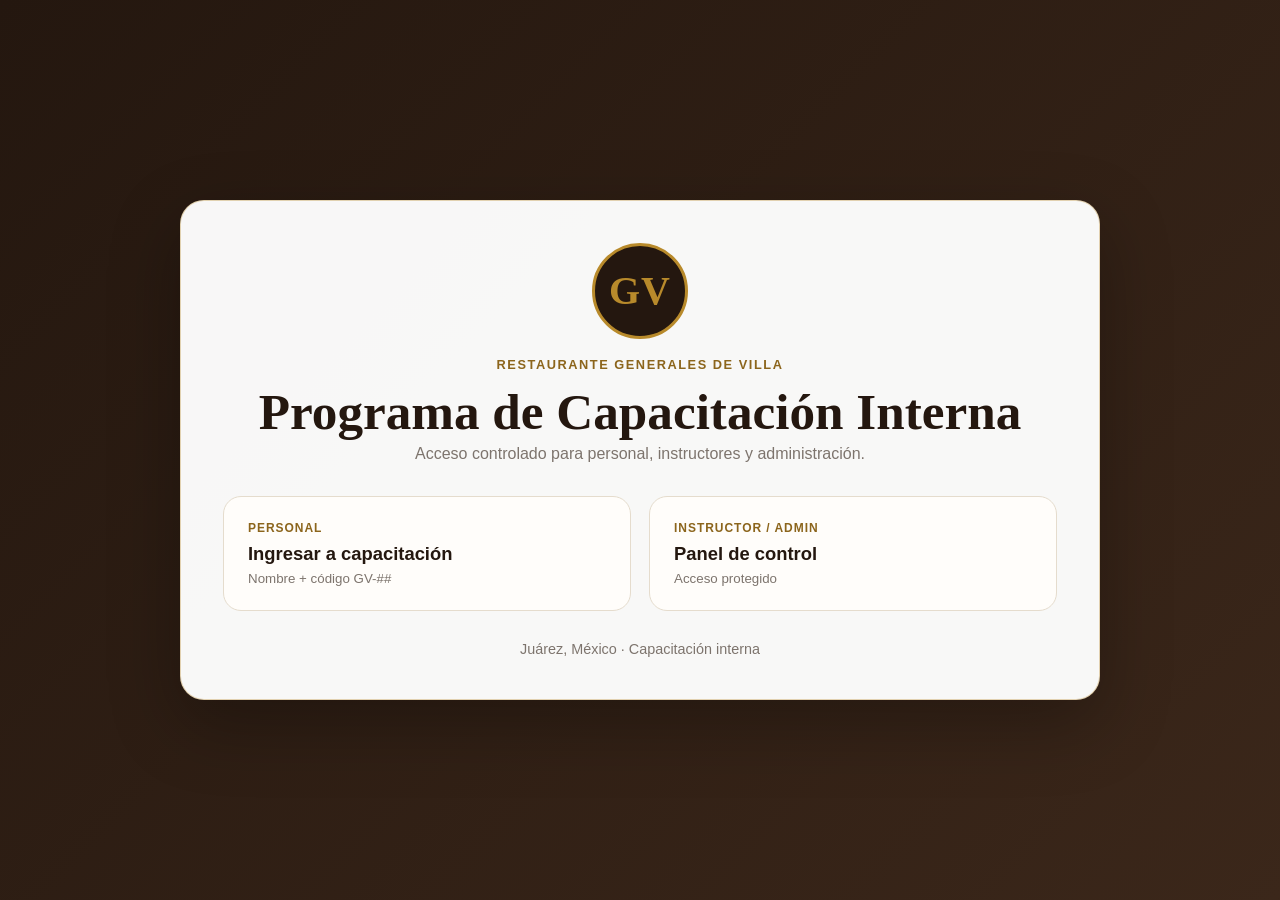
<file: index.html>
<!DOCTYPE html>
<html lang="es">
<head>
  <meta charset="UTF-8">
  <meta name="viewport" content="width=device-width, initial-scale=1.0">
  <title>Generales de Villa | Capacitación Interna</title>
  <link rel="stylesheet" href="css/styles.css">
</head>
<body>
  <main class="landing">
    <section class="hero-card">
      <div class="brand-mark" aria-label="Generales de Villa">GV</div>
      <p class="eyebrow">RESTAURANTE GENERALES DE VILLA</p>
      <h1>Programa de Capacitación Interna</h1>
      <p class="lead">Acceso controlado para personal, instructores y administración.</p>

      <div class="access-grid">
        <a class="access-card" href="student/">
          <span class="access-label">PERSONAL</span>
          <strong>Ingresar a capacitación</strong>
          <small>Nombre + código GV-##</small>
        </a>
        <a class="access-card" href="admin/">
          <span class="access-label">INSTRUCTOR / ADMIN</span>
          <strong>Panel de control</strong>
          <small>Acceso protegido</small>
        </a>
      </div>

      <p class="footer-note">Juárez, México · Capacitación interna</p>
    </section>
  </main>
  <script src="js/app.js"></script>
</body>
</html>
</file>
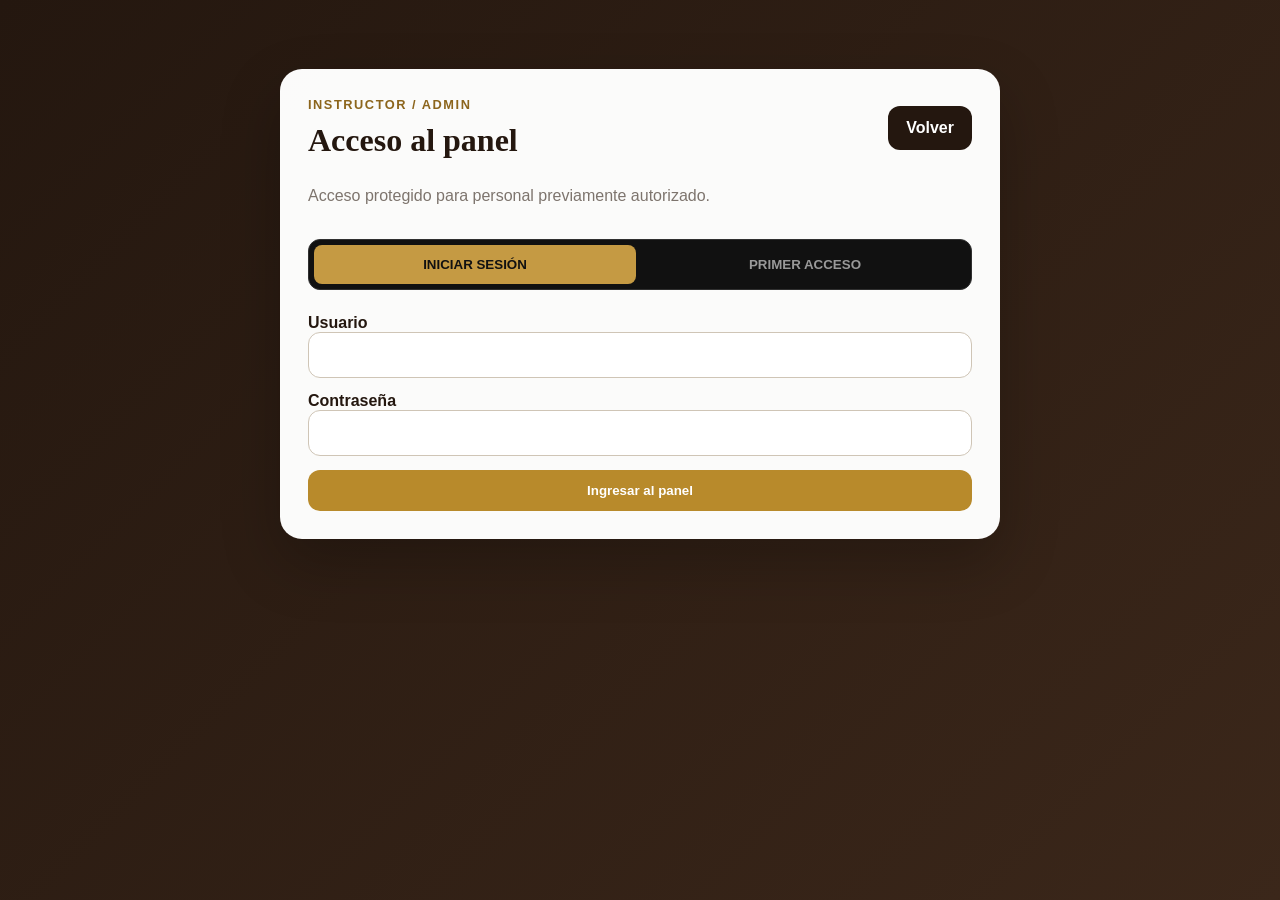
<file: admin/index.html>
<!DOCTYPE html>
<html lang="es">
<head>
  <meta charset="UTF-8">
  <link rel="icon" type="image/svg+xml" href="../student/favicon.svg">
  <link rel="shortcut icon" href="../student/favicon.svg">
  <meta name="viewport" content="width=device-width, initial-scale=1.0">
  <title>Instructor / Admin | Generales de Villa</title>
  <link rel="stylesheet" href="../css/styles.css">
  <style>
    .auth-card{max-width:720px;margin:5vh auto 0}
    .tabs{display:grid;grid-template-columns:1fr 1fr;gap:8px;background:#111;border:1px solid #303030;border-radius:12px;padding:5px;margin:24px 0}
    .tab{border:0;background:transparent;color:#999;padding:12px;border-radius:8px;font-weight:900;cursor:pointer}
    .tab.active{background:#c59a43;color:#111}
    .auth-panel{display:none}.auth-panel.active{display:block}
    .message{display:none;margin-top:16px;padding:12px 14px;border-radius:10px;line-height:1.45}
    .message.error{display:block;background:rgba(217,83,79,.14);border:1px solid rgba(217,83,79,.35);color:#ffd4d2}
    .message.success{display:block;background:rgba(76,175,80,.14);border:1px solid rgba(76,175,80,.35);color:#d8f5da}
    .help{font-size:.9rem;opacity:.75;line-height:1.55;margin-top:12px}
    .password-rules{font-size:.82rem;opacity:.7;line-height:1.5;margin-top:-8px;margin-bottom:12px}
  </style>
</head>
<body>
  <main class="page-shell">
    <section class="panel auth-card">
      <div class="topbar">
        <div>
          <p class="eyebrow">INSTRUCTOR / ADMIN</p>
          <h1 style="font-size:2rem;">Acceso al panel</h1>
        </div>
        <a class="button secondary" href="../">Volver</a>
      </div>

      <p class="lead" style="margin-left:0;">Acceso protegido para personal previamente autorizado.</p>

      <div class="tabs">
        <button id="loginTab" class="tab active" type="button">INICIAR SESIÓN</button>
        <button id="activateTab" class="tab" type="button">PRIMER ACCESO</button>
      </div>

      <section id="loginPanel" class="auth-panel active">
        <form class="form-grid" id="staff-login-form">
          <div>
            <label for="staff-user">Usuario</label>
            <input id="staff-user" name="staff-user" autocomplete="username" required>
          </div>
          <div>
            <label for="staff-password">Contraseña</label>
            <input id="staff-password" name="staff-password" type="password" autocomplete="current-password" required>
          </div>
          <button id="loginButton" type="submit">Ingresar al panel</button>
        </form>
        <div id="loginMessage" class="message" role="alert"></div>
      </section>

      <section id="activatePanel" class="auth-panel">
        <form class="form-grid" id="staff-activate-form">
          <div>
            <label for="activate-user">Usuario autorizado</label>
            <input id="activate-user" autocomplete="username" required>
          </div>
          <div>
            <label for="activation-code">Código temporal</label>
            <input id="activation-code" autocomplete="one-time-code" placeholder="GV-ACT-000000" maxlength="13" required>
          </div>
          <div>
            <label for="new-password">Nueva contraseña</label>
            <input id="new-password" type="password" autocomplete="new-password" required>
          </div>
          <div>
            <label for="confirm-password">Confirmar contraseña</label>
            <input id="confirm-password" type="password" autocomplete="new-password" required>
          </div>
          <p class="password-rules">Mínimo 10 caracteres, con al menos una mayúscula, una minúscula y un número.</p>
          <button id="activateButton" type="submit">ACTIVAR MI CUENTA</button>
        </form>
        <div id="activateMessage" class="message" role="alert"></div>
        <p class="help">El código temporal es de un solo uso. Después de activar la cuenta, se ingresa únicamente con usuario y contraseña.</p>
      </section>
    </section>
  </main>

  <script>
    const EDGE="https://gjpzelljjuvcawdphdwf.supabase.co/functions/v1";
    const LOGIN_URL=`${EDGE}/staff-login`;
    const ACTIVATE_URL=`${EDGE}/staff-activate`;
    const ACCESS_KEY="gv_staff_access_token";
    const REFRESH_KEY="gv_staff_refresh_token";
    const STAFF_KEY="gv_staff_profile";
    const EXPIRES_KEY="gv_staff_expires_at";
    const $=id=>document.getElementById(id);

    function setTab(which){
      const login=which==="login";
      $("loginTab").classList.toggle("active",login);
      $("activateTab").classList.toggle("active",!login);
      $("loginPanel").classList.toggle("active",login);
      $("activatePanel").classList.toggle("active",!login);
    }
    function show(el,text,type="error"){el.textContent=text;el.className=`message ${type}`}
    function clear(el){el.textContent="";el.className="message"}

    $("loginTab").onclick=()=>setTab("login");
    $("activateTab").onclick=()=>setTab("activate");
    $("activation-code").addEventListener("input",()=>{$("activation-code").value=$("activation-code").value.toUpperCase().replace(/\s/g,"").slice(0,13)});

    $("staff-activate-form").addEventListener("submit",async e=>{
      e.preventDefault();clear($("activateMessage"));
      const username=$("activate-user").value.trim().toLowerCase();
      const activation_code=$("activation-code").value.trim().toUpperCase();
      const password=$("new-password").value;
      const confirm=$("confirm-password").value;
      if(password!==confirm)return show($("activateMessage"),"Las contraseñas no coinciden.");
      $("activateButton").disabled=true;$("activateButton").textContent="ACTIVANDO...";
      try{
        const r=await fetch(ACTIVATE_URL,{method:"POST",headers:{"Content-Type":"application/json"},body:JSON.stringify({username,activation_code,password})});
        const d=await r.json();
        if(!r.ok||d.success!==true)return show($("activateMessage"),d?.message||"No fue posible activar la cuenta.");
        show($("activateMessage"),"Cuenta activada correctamente. Ya puedes iniciar sesión.","success");
        $("staff-user").value=username;$("staff-activate-form").reset();
        setTimeout(()=>{setTab("login");$("staff-password").focus()},700);
      }catch{show($("activateMessage"),"No fue posible conectar con el servidor.")}
      finally{$("activateButton").disabled=false;$("activateButton").textContent="ACTIVAR MI CUENTA"}
    });

    $("staff-login-form").addEventListener("submit",async e=>{
      e.preventDefault();clear($("loginMessage"));
      const username=$("staff-user").value.trim().toLowerCase();
      const password=$("staff-password").value;
      $("loginButton").disabled=true;$("loginButton").textContent="VERIFICANDO...";
      try{
        const r=await fetch(LOGIN_URL,{method:"POST",headers:{"Content-Type":"application/json"},body:JSON.stringify({username,password})});
        const d=await r.json();
        if(!r.ok||d.success!==true||!d.access_token)return show($("loginMessage"),d?.message||"Usuario o contraseña incorrectos.");
        sessionStorage.setItem(ACCESS_KEY,d.access_token);
        if(d.refresh_token)sessionStorage.setItem(REFRESH_KEY,d.refresh_token);
        if(d.expires_at)sessionStorage.setItem(EXPIRES_KEY,String(d.expires_at));
        sessionStorage.setItem(STAFF_KEY,JSON.stringify(d.staff||{}));
        show($("loginMessage"),`Acceso correcto. Bienvenido, ${d.staff?.full_name||username}.`,"success");
        setTimeout(()=>location.href="./dashboard.html",500);
      }catch{show($("loginMessage"),"No fue posible conectar con el servidor.")}
      finally{$("loginButton").disabled=false;$("loginButton").textContent="Ingresar al panel"}
    });
  </script>
</body>
</html>
</file>
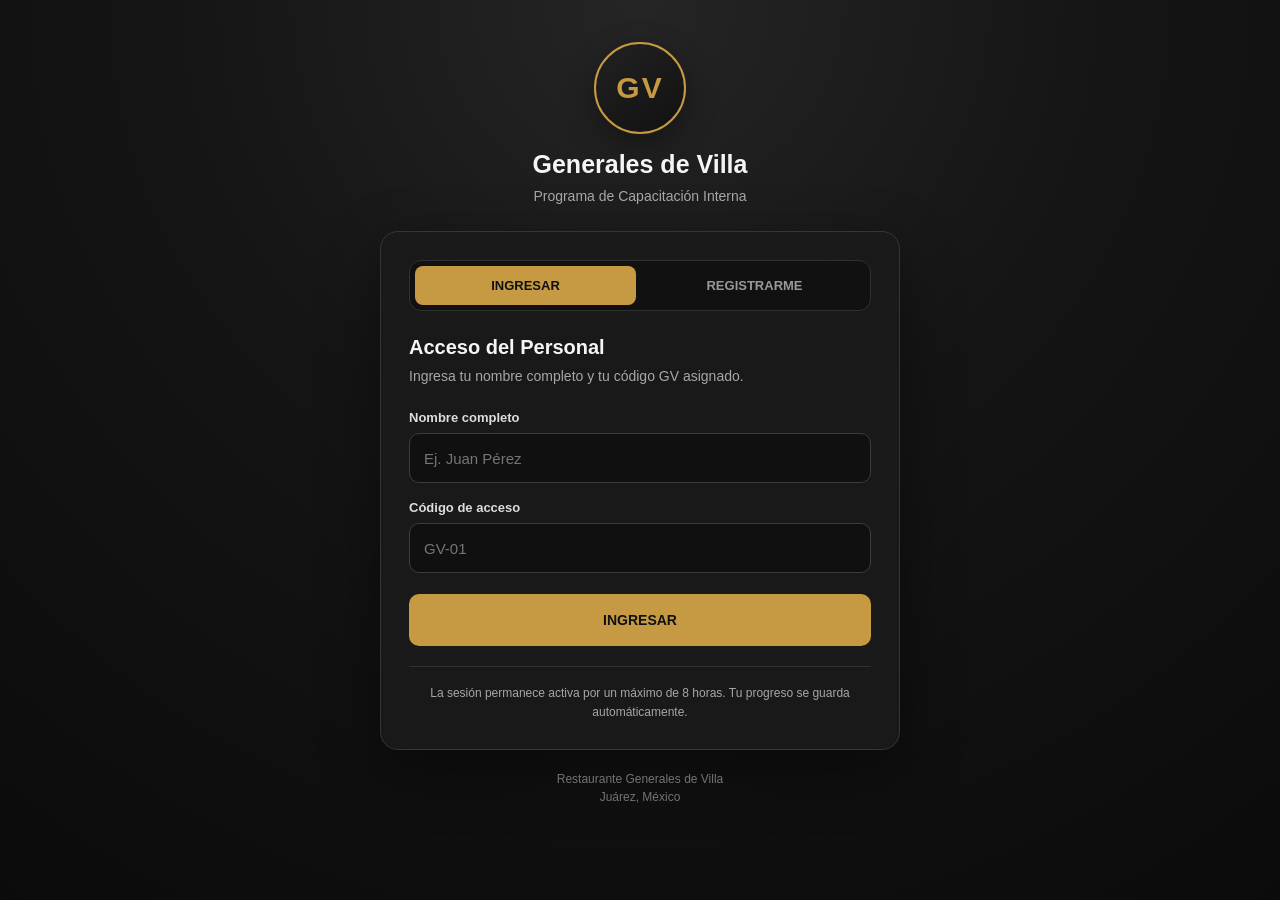
<file: student/index.html>
<!DOCTYPE html>
<html lang="es">
<head>
  <meta charset="UTF-8" />
  <link rel="icon" type="image/svg+xml" href="./favicon.svg" />
  <link rel="shortcut icon" href="./favicon.svg" />
  <meta name="viewport" content="width=device-width, initial-scale=1.0" />
  <meta name="description" content="Plataforma de capacitación interna de Restaurante Generales de Villa" />
  <title>Acceso del Personal | Generales de Villa</title>
  <style>
    *{box-sizing:border-box;margin:0;padding:0}
    :root{--bg:#111;--panel:#1a1a1a;--panel2:#232323;--border:#353535;--text:#f5f5f5;--muted:#a7a7a7;--gold:#c59a43;--gold2:#ddb35c;--red:#d9534f;--green:#4caf50}
    html,body{min-height:100%}
    body{min-height:100vh;font-family:Arial,Helvetica,sans-serif;background:radial-gradient(circle at top,#252525 0,#151515 42%,#0b0b0b 100%);color:var(--text);padding:24px}
    .page{width:min(520px,100%);margin:0 auto}
    .brand{text-align:center;margin:18px 0 24px}
    .brand-mark{width:92px;height:92px;margin:0 auto 16px;border:2px solid var(--gold);border-radius:50%;display:flex;align-items:center;justify-content:center;font-size:30px;font-weight:900;letter-spacing:2px;color:var(--gold);background:linear-gradient(145deg,#222,#111);box-shadow:0 10px 30px rgba(0,0,0,.35)}
    .brand h1{font-size:25px;margin-bottom:7px}.brand p{font-size:14px;line-height:1.5;color:var(--muted)}
    .card{background:rgba(26,26,26,.98);border:1px solid var(--border);border-radius:18px;padding:28px;box-shadow:0 20px 60px rgba(0,0,0,.42)}
    .tabs{display:grid;grid-template-columns:1fr 1fr;gap:8px;background:#111;border:1px solid #303030;border-radius:12px;padding:5px;margin-bottom:25px}
    .tab{border:0;background:transparent;color:#999;padding:12px;border-radius:8px;font-size:13px;font-weight:900;cursor:pointer}.tab.active{background:var(--gold);color:#111}
    .panel{display:none}.panel.active{display:block}.panel h2{font-size:20px;margin-bottom:7px}.subtitle{color:var(--muted);font-size:14px;line-height:1.5;margin-bottom:23px}
    .field{margin-bottom:17px}label{display:block;font-size:13px;font-weight:800;color:#ddd;margin-bottom:8px}
    input,select{width:100%;height:50px;border:1px solid #3c3c3c;border-radius:10px;background:#101010;color:#fff;padding:0 14px;font-size:15px;outline:none;color-scheme:dark}
    input:focus,select:focus{border-color:var(--gold);box-shadow:0 0 0 3px rgba(197,154,67,.12)}
    select:disabled{opacity:.55}.button{width:100%;min-height:52px;border:0;border-radius:10px;background:var(--gold);color:#111;font-size:14px;font-weight:900;cursor:pointer;margin-top:4px}.button:hover{background:var(--gold2)}.button:disabled{opacity:.6;cursor:not-allowed}
    .message{display:none;margin-top:17px;padding:12px 14px;border-radius:9px;font-size:14px;line-height:1.45}.message.error{display:block;background:rgba(217,83,79,.14);border:1px solid rgba(217,83,79,.35);color:#ffd4d2}.message.success{display:block;background:rgba(76,175,80,.14);border:1px solid rgba(76,175,80,.35);color:#d8f5da}
    .result{display:none;text-align:center}.result.active{display:block}.result-badge{color:var(--gold);font-size:12px;font-weight:900;letter-spacing:.8px;text-transform:uppercase;margin-bottom:8px}.result h2{margin-bottom:8px}.employee-summary{margin:20px 0;padding:16px;background:#111;border:1px solid #303030;border-radius:12px;color:#d8d8d8;font-size:14px;line-height:1.7}.code-box{margin:18px 0;padding:22px;background:rgba(197,154,67,.09);border:1px solid rgba(197,154,67,.45);border-radius:14px}.code-label{font-size:12px;color:var(--muted);font-weight:800;margin-bottom:7px}.code{font-size:34px;font-weight:900;letter-spacing:3px;color:var(--gold)}.warning{font-size:12px;color:var(--muted);line-height:1.5;margin-bottom:18px}
    .security{margin-top:20px;padding-top:17px;border-top:1px solid #303030;text-align:center;font-size:12px;color:var(--muted);line-height:1.55}.footer{text-align:center;margin-top:20px;color:#737373;font-size:12px;line-height:1.5}
    @media(max-width:560px){body{padding:15px}.brand{margin-top:10px}.card{padding:23px 18px}.brand-mark{width:82px;height:82px}}
  </style>
</head>
<body>
  <main class="page">
    <header class="brand">
      <div class="brand-mark">GV</div>
      <h1>Generales de Villa</h1>
      <p>Programa de Capacitación Interna</p>
    </header>

    <section class="card" id="mainCard">
      <div class="tabs">
        <button class="tab active" id="loginTab" type="button">INGRESAR</button>
        <button class="tab" id="registerTab" type="button">REGISTRARME</button>
      </div>

      <section class="panel active" id="loginPanel">
        <h2>Acceso del Personal</h2>
        <p class="subtitle">Ingresa tu nombre completo y tu código GV asignado.</p>
        <form id="loginForm">
          <div class="field"><label for="fullName">Nombre completo</label><input id="fullName" type="text" autocomplete="name" maxlength="120" placeholder="Ej. Juan Pérez" required></div>
          <div class="field"><label for="accessCode">Código de acceso</label><input id="accessCode" type="text" autocomplete="off" maxlength="5" placeholder="GV-01" required></div>
          <button class="button" id="loginButton" type="submit">INGRESAR</button>
          <div id="loginMessage" class="message" role="alert"></div>
        </form>
      </section>

      <section class="panel" id="registerPanel">
        <h2>Registro de empleado</h2>
        <p class="subtitle">Regístrate una sola vez. El sistema te asignará automáticamente el siguiente código GV disponible.</p>
        <form id="registerForm">
          <div class="field"><label for="registerName">Nombre completo</label><input id="registerName" type="text" autocomplete="name" maxlength="120" placeholder="Nombre y apellidos" required></div>
          <div class="field"><label for="area">Área</label><select id="area" required><option value="">Selecciona tu área</option><option value="Cocina">Cocina</option><option value="Servicio">Servicio</option></select></div>
          <div class="field"><label for="position">Puesto</label><select id="position" required disabled><option value="">Primero selecciona el área</option></select></div>
          <div class="field"><label for="hireDate">Fecha de ingreso al restaurante</label><input id="hireDate" type="date" required></div>
          <button class="button" id="registerButton" type="submit">REGISTRARME</button>
          <div id="registerMessage" class="message" role="alert"></div>
        </form>
      </section>

      <section class="result" id="registerResult">
        <div class="result-badge">Registro completado</div>
        <h2>Tu acceso ya está listo</h2>
        <div class="employee-summary" id="employeeSummary"></div>
        <div class="code-box"><div class="code-label">TU CÓDIGO DE ACCESO</div><div class="code" id="generatedCode">GV-##</div></div>
        <p class="warning">Guarda este código. Lo necesitarás junto con tu nombre completo cada vez que ingreses a tu capacitación.</p>
        <button class="button" id="goLoginButton" type="button">IR A MI CAPACITACIÓN</button>
      </section>

      <div class="security">La sesión permanece activa por un máximo de 8 horas. Tu progreso se guarda automáticamente.</div>
    </section>

    <footer class="footer">Restaurante Generales de Villa<br>Juárez, México</footer>
  </main>

  <script>
    const EDGE_BASE_URL="https://gjpzelljjuvcawdphdwf.supabase.co/functions/v1";
    const LOGIN_URL=`${EDGE_BASE_URL}/employee-login`;
    const SESSION_URL=`${EDGE_BASE_URL}/employee-session`;
    const REGISTER_URL=`${EDGE_BASE_URL}/employee-register`;
    const SESSION_KEY="gv_employee_session";
    const EXPIRES_KEY="gv_employee_session_expires";

    const positions={
      Cocina:["Chef","Sous-chef","Cocinero A - Parrillero","Cocinero A - Sartenero","Cocinero A - Expo","Cocinero B - Preparaciones","Cocinero B - Barra fría","Cocinero A - Panadero/Repostero","Cocinero B - Plancha (Central)","Cocinero B - Desayuno","Ayudante de cocina","Lavaloza","Almacén"],
      Servicio:["Bartender","Ayudante de barra","Mesero","Ayudante de mesero","Capitán de meseros","Supervisor de servicio","Gerente de servicio"]
    };

    const $=id=>document.getElementById(id);
    function showMessage(el,text,type="error"){el.textContent=text;el.className=`message ${type}`}
    function clearMessage(el){el.textContent="";el.className="message"}
    function setTab(which){
      const login=which==="login";
      $("loginTab").classList.toggle("active",login);$("registerTab").classList.toggle("active",!login);
      $("loginPanel").classList.toggle("active",login);$("registerPanel").classList.toggle("active",!login);
      $("registerResult").classList.remove("active");
    }
    $("loginTab").onclick=()=>setTab("login");
    $("registerTab").onclick=()=>setTab("register");

    $("area").addEventListener("change",()=>{
      const area=$("area").value;const select=$("position");select.innerHTML="";
      if(!area){select.disabled=true;select.innerHTML='<option value="">Primero selecciona el área</option>';return}
      select.disabled=false;select.innerHTML='<option value="">Selecciona tu puesto</option>'+positions[area].map(p=>`<option value="${p}">${p}</option>`).join("");
    });

    const now=new Date();
    const today=`${now.getFullYear()}-${String(now.getMonth()+1).padStart(2,"0")}-${String(now.getDate()).padStart(2,"0")}`;
    $("hireDate").max=today;

    $("accessCode").addEventListener("input",()=>{
      let value=$("accessCode").value.toUpperCase().replace(/\s/g,"");
      if(/^\d{1,2}$/.test(value)) value="GV-"+value.padStart(2,"0");
      $("accessCode").value=value.slice(0,5);
    });

    async function checkExistingSession(){
      const token=localStorage.getItem(SESSION_KEY);if(!token)return;
      try{const r=await fetch(SESSION_URL,{method:"POST",headers:{"Content-Type":"application/json"},body:JSON.stringify({session_token:token})});const d=await r.json();if(r.ok&&d.authenticated===true){location.href="./dashboard.html";return}}catch(e){console.error(e)}
      localStorage.removeItem(SESSION_KEY);localStorage.removeItem(EXPIRES_KEY);
    }

    $("loginForm").addEventListener("submit",async e=>{
      e.preventDefault();clearMessage($("loginMessage"));
      const full_name=$("fullName").value.trim();const access_code=$("accessCode").value.trim().toUpperCase();
      if(!full_name)return showMessage($("loginMessage"),"Ingresa tu nombre completo.");
      if(!/^GV-(0[1-9]|[1-9][0-9])$/.test(access_code))return showMessage($("loginMessage"),"Ingresa un código válido con formato GV-##.");
      $("loginButton").disabled=true;$("loginButton").textContent="VERIFICANDO...";
      try{const r=await fetch(LOGIN_URL,{method:"POST",headers:{"Content-Type":"application/json"},body:JSON.stringify({full_name,access_code})});const d=await r.json();if(!r.ok||d.success!==true||!d.session_token)return showMessage($("loginMessage"),d?.message||"Nombre o código incorrectos.");localStorage.setItem(SESSION_KEY,d.session_token);if(d.expires_at)localStorage.setItem(EXPIRES_KEY,d.expires_at);showMessage($("loginMessage"),"Acceso correcto. Cargando capacitación...","success");setTimeout(()=>location.href="./dashboard.html",400)}catch{showMessage($("loginMessage"),"No fue posible conectar con el servidor.")}finally{$("loginButton").disabled=false;$("loginButton").textContent="INGRESAR"}
    });

    $("registerForm").addEventListener("submit",async e=>{
      e.preventDefault();clearMessage($("registerMessage"));
      const full_name=$("registerName").value.trim();const area=$("area").value;const position=$("position").value;const hire_date=$("hireDate").value;
      if(!full_name||!area||!position||!hire_date)return showMessage($("registerMessage"),"Completa nombre, área, puesto y fecha de ingreso.");
      if(hire_date>today)return showMessage($("registerMessage"),"La fecha de ingreso no puede ser futura.");
      $("registerButton").disabled=true;$("registerButton").textContent="REGISTRANDO...";
      try{const r=await fetch(REGISTER_URL,{method:"POST",headers:{"Content-Type":"application/json"},body:JSON.stringify({full_name,area,position,hire_date})});const d=await r.json();if(!r.ok||d.success!==true)return showMessage($("registerMessage"),d?.message||"No fue posible completar el registro.");
        $("loginPanel").classList.remove("active");$("registerPanel").classList.remove("active");$("registerResult").classList.add("active");
        $("generatedCode").textContent=d.employee.access_code;
        const dateText=d.employee.hire_date?new Date(`${d.employee.hire_date}T12:00:00`).toLocaleDateString("es-MX"):"";
        $("employeeSummary").innerHTML=`<strong>${d.employee.full_name}</strong><br>${d.employee.position} · ${d.employee.area}${dateText?`<br>Ingreso: ${dateText}`:""}`;
        $("fullName").value=d.employee.full_name;$("accessCode").value=d.employee.access_code;
      }catch{showMessage($("registerMessage"),"No fue posible conectar con el servidor.")}finally{$("registerButton").disabled=false;$("registerButton").textContent="REGISTRARME"}
    });

    $("goLoginButton").onclick=()=>{setTab("login");$("fullName").focus()};
    checkExistingSession();
  </script>
</body>
</html>
</file>
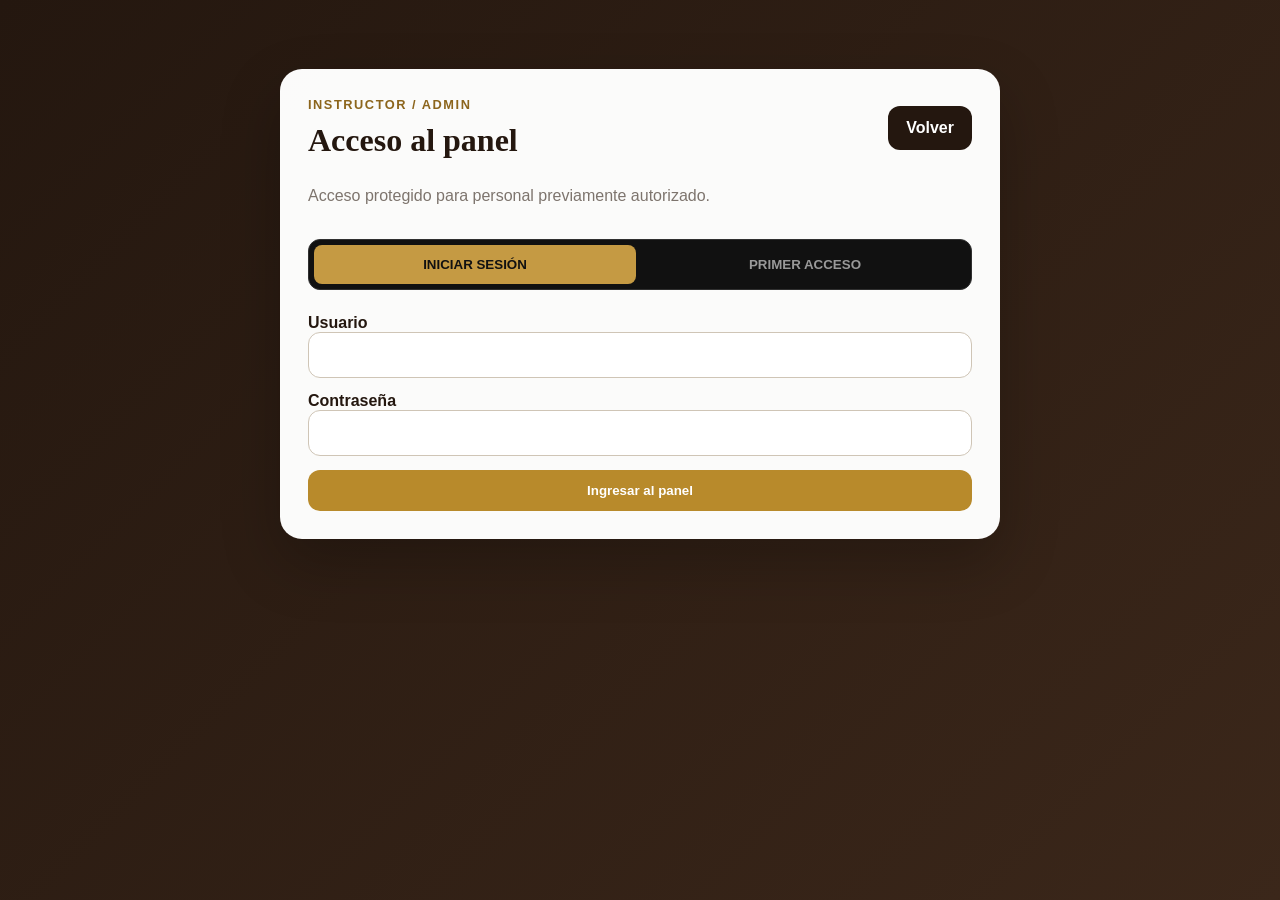
<file: admin/dashboard.html>
<!DOCTYPE html>
<html lang="es">
<head>
  <meta charset="UTF-8">
  <link rel="icon" type="image/svg+xml" href="../student/favicon.svg">
  <link rel="shortcut icon" href="../student/favicon.svg">
  <meta name="viewport" content="width=device-width, initial-scale=1.0">
  <title>Panel | Generales de Villa</title>
  <style>
    *{box-sizing:border-box;margin:0;padding:0}
    :root{--bg:#0d0d0d;--panel:#171717;--panel2:#202020;--border:#343434;--text:#f3f3f3;--muted:#9f9f9f;--gold:#c59a43;--gold2:#e2ba62;--green:#4caf50;--red:#d9534f;--orange:#d58b35}
    body{min-height:100vh;font-family:Arial,Helvetica,sans-serif;background:linear-gradient(180deg,#191919 0,#0c0c0c 360px);color:var(--text)}
    button,input{font:inherit}
    .topbar{position:sticky;top:0;z-index:30;background:rgba(14,14,14,.96);border-bottom:1px solid var(--border);backdrop-filter:blur(10px)}
    .topbar-inner{width:min(1180px,100%);margin:auto;min-height:72px;padding:10px 20px;display:flex;align-items:center;justify-content:space-between;gap:16px}
    .brand{display:flex;align-items:center;gap:12px}.brand-mark{width:46px;height:46px;border:1.5px solid var(--gold);border-radius:50%;display:flex;align-items:center;justify-content:center;color:var(--gold);font-weight:900}.brand strong{display:block}.brand span{display:block;color:var(--muted);font-size:12px;margin-top:3px}.logout{border:1px solid #484848;background:transparent;color:#eee;border-radius:9px;padding:10px 14px;font-weight:800;cursor:pointer}
    .container{width:min(1180px,100%);margin:auto;padding:30px 20px 60px}.eyebrow{font-size:11px;color:var(--gold);font-weight:900;letter-spacing:.8px;text-transform:uppercase}.head{display:flex;justify-content:space-between;align-items:flex-start;gap:20px;margin-bottom:24px}.head h1{font-size:clamp(26px,5vw,38px);margin:6px 0 7px}.meta{color:var(--muted);font-size:14px}
    .loading,.error{padding:50px 20px;text-align:center;color:var(--muted)}.error{display:none;color:#efb3b1}.spinner{width:38px;height:38px;border:4px solid #303030;border-top-color:var(--gold);border-radius:50%;margin:0 auto 14px;animation:spin .8s linear infinite}@keyframes spin{to{transform:rotate(360deg)}}
    #content{display:none}.stats{display:grid;grid-template-columns:repeat(4,minmax(0,1fr));gap:14px;margin-bottom:26px}.stat{background:var(--panel);border:1px solid var(--border);border-radius:14px;padding:18px}.stat-label{color:var(--muted);font-size:12px;margin-bottom:8px}.stat-value{font-size:30px;font-weight:900}.stat small{display:block;margin-top:5px;color:#777}
    .toolbar{display:flex;align-items:center;justify-content:space-between;gap:14px;margin-bottom:16px}.toolbar h2{font-size:21px}.search{width:min(390px,100%);height:44px;border:1px solid #3b3b3b;background:#111;color:#fff;border-radius:10px;padding:0 14px;outline:none}.search:focus{border-color:var(--gold)}
    .employees{display:grid;gap:14px}.employee{background:var(--panel);border:1px solid var(--border);border-radius:15px;overflow:hidden}.employee-main{padding:17px 18px;display:grid;grid-template-columns:minmax(220px,1.5fr) minmax(210px,1fr) 150px 150px auto;gap:14px;align-items:center}.employee-name{font-weight:900;font-size:15px;margin-bottom:4px}.employee-sub{font-size:12px;color:var(--muted);line-height:1.4}.course-name{font-size:13px;font-weight:800;margin-bottom:7px}.progress-line{height:7px;background:#303030;border-radius:999px;overflow:hidden}.progress-bar{height:100%;background:linear-gradient(90deg,#9e7429,var(--gold2));border-radius:999px}.progress-text{font-size:11px;color:var(--muted);margin-top:5px}.status{display:inline-block;padding:7px 10px;border-radius:999px;font-size:11px;font-weight:900;border:1px solid #444;background:#222}.status.completed{color:#aee9b1;border-color:rgba(76,175,80,.35);background:rgba(76,175,80,.1)}.status.in_progress{color:#f0d392;border-color:rgba(197,154,67,.4);background:rgba(197,154,67,.1)}.status.not_started{color:#aaa}.status.review{color:#ffd3a2;border-color:rgba(213,139,53,.4);background:rgba(213,139,53,.1)}.details-btn{border:1px solid #4a4a4a;background:#232323;color:#eee;border-radius:8px;padding:9px 11px;font-size:11px;font-weight:900;cursor:pointer}.details-btn:hover{border-color:var(--gold)}
    .details{display:none;border-top:1px solid var(--border);padding:18px;background:#121212}.employee.open .details{display:block}.detail-grid{display:grid;grid-template-columns:1.1fr 1fr;gap:18px}.detail-card{background:#191919;border:1px solid #303030;border-radius:12px;padding:15px}.detail-card h3{font-size:14px;margin-bottom:12px}.modules{display:grid;gap:8px}.module-row{display:grid;grid-template-columns:1fr 110px 80px;gap:10px;align-items:center;padding:10px;border:1px solid #303030;border-radius:9px;background:#151515}.module-title{font-size:12px;font-weight:800}.module-state{font-size:10px;color:var(--muted);text-transform:uppercase}.score{text-align:right;font-size:12px;font-weight:900}.cert{padding:12px;border:1px solid rgba(76,175,80,.3);background:rgba(76,175,80,.08);border-radius:9px;color:#c8efcb;font-size:12px;line-height:1.5}.review-note{padding:12px;border:1px solid rgba(213,139,53,.35);background:rgba(213,139,53,.08);border-radius:9px;color:#ffd8ad;font-size:12px;line-height:1.5}.empty{padding:24px;text-align:center;border:1px dashed #3a3a3a;border-radius:12px;color:var(--muted)}
    @media(max-width:980px){.stats{grid-template-columns:repeat(2,1fr)}.employee-main{grid-template-columns:1.4fr 1fr 130px auto}.employee-main .course-col{grid-column:1/3}.detail-grid{grid-template-columns:1fr}}
    @media(max-width:640px){.container{padding:22px 14px 40px}.topbar-inner{padding:10px 14px}.brand span{display:none}.stats{grid-template-columns:1fr 1fr}.toolbar{align-items:stretch;flex-direction:column}.search{width:100%}.employee-main{grid-template-columns:1fr}.employee-main .course-col{grid-column:auto}.details-btn{width:100%}.head{flex-direction:column}.module-row{grid-template-columns:1fr 90px 60px}}
  </style>
</head>
<body>
<header class="topbar"><div class="topbar-inner"><div class="brand"><div class="brand-mark">GV</div><div><strong>Generales de Villa</strong><span>Panel de Capacitación</span></div></div><button id="logoutButton" class="logout" type="button">Cerrar sesión</button></div></header>
<main class="container">
  <div class="head"><div><div class="eyebrow">Instructor / Admin</div><h1 id="staffName">Panel de control</h1><div id="staffMeta" class="meta"></div></div></div>
  <section id="loading" class="loading"><div class="spinner"></div>Cargando empleados y progreso...</section>
  <section id="error" class="error"></section>
  <section id="content">
    <div class="stats">
      <article class="stat"><div class="stat-label">Empleados activos</div><div id="statEmployees" class="stat-value">0</div><small>registrados</small></article>
      <article class="stat"><div class="stat-label">En capacitación</div><div id="statProgress" class="stat-value">0</div><small>con avance</small></article>
      <article class="stat"><div class="stat-label">Cursos completados</div><div id="statCompleted" class="stat-value">0</div><small>con certificado</small></article>
      <article class="stat"><div class="stat-label">Revisión requerida</div><div id="statReviews" class="stat-value">0</div><small>requieren atención</small></article>
    </div>
    <div class="toolbar"><div><div class="eyebrow">Personal en capacitación</div><h2>Empleados y progreso</h2></div><input id="searchInput" class="search" type="search" placeholder="Buscar por nombre, código, puesto o área"></div>
    <div id="employees" class="employees"></div>
  </section>
</main>
<script>
const EDGE="https://gjpzelljjuvcawdphdwf.supabase.co/functions/v1";
const DASHBOARD_URL=`${EDGE}/staff-dashboard`;
const ACCESS_KEY="gv_staff_access_token",REFRESH_KEY="gv_staff_refresh_token",STAFF_KEY="gv_staff_profile",EXPIRES_KEY="gv_staff_expires_at";
const $=id=>document.getElementById(id);let DATA=[];
function logout(){sessionStorage.removeItem(ACCESS_KEY);sessionStorage.removeItem(REFRESH_KEY);sessionStorage.removeItem(STAFF_KEY);sessionStorage.removeItem(EXPIRES_KEY);location.href="./index.html"}
function esc(v){return String(v??"").replaceAll("&","&amp;").replaceAll("<","&lt;").replaceAll(">","&gt;").replaceAll('"',"&quot;").replaceAll("'","&#039;")}
function formatScore(v){const n=Number(v);if(!Number.isFinite(n))return"";return Number.isInteger(n)?String(n):n.toFixed(2)}
function statusLabel(s){return ({completed:"COMPLETADO",in_progress:"EN CURSO",not_started:"NO INICIADO",blocked:"BLOQUEADO",passed:"APROBADO",failed:"NO APROBADO"})[s]||String(s||"").replaceAll("_"," ").toUpperCase()}
function formatDate(d){if(!d)return"—";const [y,m,day]=String(d).slice(0,10).split("-");return y&&m&&day?`${day}/${m}/${y}`:"—"}
function moduleHtml(m){const cls=m.status==="passed"?"completed":m.status==="failed"?"review":"";return `<div class="module-row"><div><div class="module-title">Módulo ${esc(m.module_number)} · ${esc(m.title||"")}</div><div class="module-state ${cls}">${statusLabel(m.status)}</div></div><div class="module-state">${m.attempt_number?`Intento ${esc(m.attempt_number)}`:"Sin examen"}</div><div class="score">${m.score!==null&&m.score!==undefined?`${esc(formatScore(m.score))} / 100`:"—"}</div></div>`}
function employeeHtml(e){const c=e.courses?.[0]||null;const pct=c?.lesson_progress_percent||0;const review=c?.review_required;const state=review?"review":c?.status||"not_started";const cert=c?.certificate;return `<article class="employee" data-search="${esc([e.full_name,e.access_code,e.position,e.area].join(" ").toLowerCase())}"><div class="employee-main"><div><div class="employee-name">${esc(e.full_name)}</div><div class="employee-sub">${esc(e.access_code)} · ${esc(e.position||"Sin puesto")} · ${esc(e.area||"Sin área")}</div><div class="employee-sub">Ingreso: ${formatDate(e.hire_date)}</div></div><div class="course-col"><div class="course-name">${esc(c?.title||"Sin curso asignado")}</div><div class="progress-line"><div class="progress-bar" style="width:${pct}%"></div></div><div class="progress-text">${esc(c?.completed_lessons||0)} de ${esc(c?.total_lessons||0)} lecciones · ${pct}%</div></div><div><span class="status ${state}">${review?"REVISIÓN":statusLabel(c?.status||"not_started")}</span></div><div class="employee-sub">${c?`${esc(c.passed_modules)} / ${esc(c.total_modules)} módulos aprobados`:"—"}</div><button class="details-btn" type="button">VER DETALLE</button></div><div class="details"><div class="detail-grid"><div class="detail-card"><h3>Avance por módulo</h3><div class="modules">${(c?.module_details||[]).map(moduleHtml).join("")||'<div class="empty">Sin información de módulos.</div>'}</div></div><div class="detail-card"><h3>Estado del expediente</h3>${review?'<div class="review-note">Este empleado requiere revisión antes de continuar con un nuevo intento.</div>':cert?`<div class="cert"><strong>Certificado emitido</strong><br>Folio: ${esc(cert.certificate_number)}<br>Calificación final: ${esc(formatScore(cert.final_score))} / 100<br>Emitido: ${formatDate(cert.issued_at)}</div>`:`<div class="employee-sub">Curso: ${esc(c?.title||"—")}<br>Estado: ${statusLabel(c?.status||"not_started")}<br>Lecciones completadas: ${esc(c?.completed_lessons||0)} / ${esc(c?.total_lessons||0)}<br>Módulos aprobados: ${esc(c?.passed_modules||0)} / ${esc(c?.total_modules||0)}</div>`}</div></div></div></article>`}
function renderList(){const q=$("searchInput").value.trim().toLowerCase();const filtered=DATA.filter(e=>[e.full_name,e.access_code,e.position,e.area].join(" ").toLowerCase().includes(q));$("employees").innerHTML=filtered.length?filtered.map(employeeHtml).join(""):'<div class="empty">No se encontraron empleados.</div>';document.querySelectorAll(".employee").forEach(card=>{card.querySelector(".details-btn")?.addEventListener("click",()=>{card.classList.toggle("open");card.querySelector(".details-btn").textContent=card.classList.contains("open")?"OCULTAR DETALLE":"VER DETALLE"})})}
async function load(){const token=sessionStorage.getItem(ACCESS_KEY);if(!token){logout();return}try{const r=await fetch(DASHBOARD_URL,{headers:{Authorization:`Bearer ${token}`}});const d=await r.json();if(r.status===401||r.status===403){logout();return}if(!r.ok||d.success!==true)throw new Error(d.message||"No fue posible cargar el panel.");const staff=d.staff||{};$("staffName").textContent=staff.full_name||"Panel de control";const role=staff.role==="admin"?"Administrador":staff.role==="instructor"?"Instructor":staff.role||"";$("staffMeta").textContent=[staff.username,staff.position,role].filter(Boolean).join(" · ");$("statEmployees").textContent=d.summary?.employees??0;$("statProgress").textContent=d.summary?.in_progress??0;$("statCompleted").textContent=d.summary?.completed??0;$("statReviews").textContent=d.summary?.reviews_needed??0;DATA=Array.isArray(d.employees)?d.employees:[];renderList();$("loading").style.display="none";$("content").style.display="block"}catch(err){console.error(err);$("loading").style.display="none";$("error").style.display="block";$("error").textContent=err.message||"No fue posible conectar con el servidor."}}
$("logoutButton").onclick=logout;$("searchInput").addEventListener("input",renderList);load();
</script>
</body>
</html>
</file>
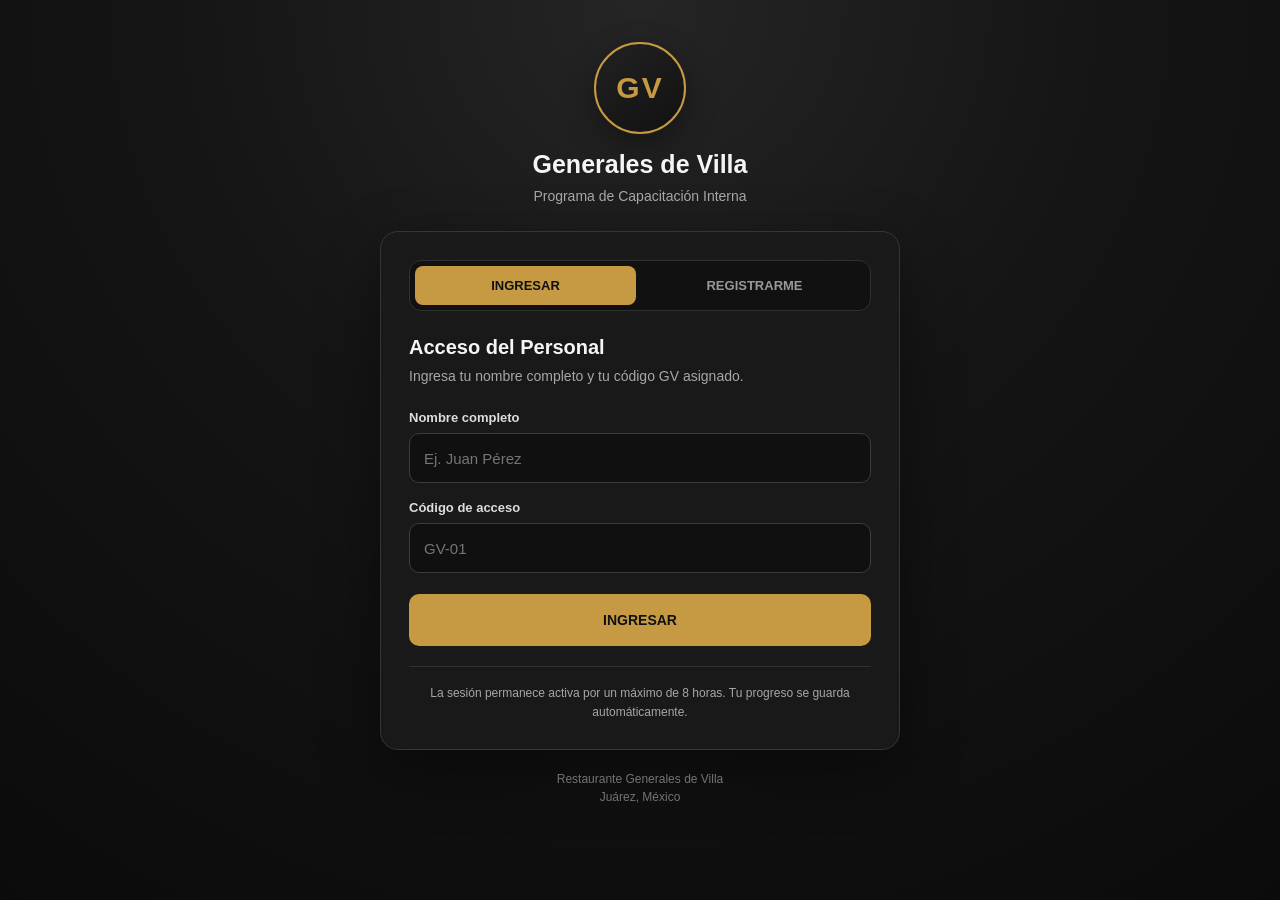
<file: student/certificate-modern.html>
<!DOCTYPE html>
<html lang="es"><head><meta charset="UTF-8"><link rel="icon" type="image/svg+xml" href="./favicon.svg"><meta name="viewport" content="width=device-width,initial-scale=1.0"><title>Certificado Moderno | Generales de Villa</title><style>*{box-sizing:border-box;margin:0;padding:0}:root{--gold:#c89a3c;--dark:#111820;--panel:#181818;--border:#343434;--text:#f4f4f4;--muted:#9f9f9f}body{min-height:100vh;font-family:Arial,Helvetica,sans-serif;background:linear-gradient(180deg,#171717,#0b0b0b 360px);color:var(--text)}.topbar{background:#101010;border-bottom:1px solid var(--border)}.topbar-in{width:min(1180px,100%);min-height:72px;margin:auto;padding:10px 20px;display:flex;align-items:center;justify-content:space-between;gap:14px}.brand{display:flex;align-items:center;gap:12px}.mark{width:46px;height:46px;border:1.5px solid var(--gold);border-radius:50%;display:grid;place-items:center;color:var(--gold);font-weight:900}.brand strong{display:block}.brand span{display:block;color:var(--muted);font-size:12px;margin-top:3px}.wrap{width:min(1220px,100%);margin:auto;padding:28px 18px 50px}.eyebrow{color:var(--gold);font-size:12px;font-weight:900;letter-spacing:.8px;margin-bottom:7px}h1{font-size:32px;margin-bottom:7px}.lead{color:var(--muted);font-size:14px;margin-bottom:18px}.box{background:var(--panel);border:1px solid var(--border);border-radius:16px}.loading,.state{min-height:430px;display:flex;flex-direction:column;align-items:center;justify-content:center;text-align:center;padding:28px}.state{display:none}.cert{display:none}.summary{display:flex;align-items:center;justify-content:space-between;gap:18px;padding:16px 18px;margin-bottom:12px}.summary-title{font-weight:900}.summary-meta{font-size:13px;color:var(--muted);margin-top:5px}.score{font-size:26px;color:var(--gold);font-weight:900}.actions{display:flex;gap:9px;flex-wrap:wrap;margin-bottom:12px}.btn{border:0;border-radius:9px;padding:11px 15px;font-size:12px;font-weight:900;cursor:pointer}.gold{background:var(--gold);color:#111}.outline{background:transparent;border:1px solid #484848;color:#eee}.viewer{height:min(78vh,820px);min-height:560px;padding:8px;background:#101010}.viewer iframe{width:100%;height:100%;border:0;border-radius:10px;background:#fff}.note{text-align:center;color:var(--muted);font-size:11px;margin-top:10px}@media(max-width:650px){.topbar-in{padding:10px 12px}.brand span{display:none}.wrap{padding:20px 10px 35px}.summary{flex-direction:column;align-items:flex-start}.viewer{height:64vh;min-height:430px}.actions .btn{flex:1}}</style></head><body><header class="topbar"><div class="topbar-in"><div class="brand"><div class="mark">GV</div><div><strong>Generales de Villa</strong><span>Certificado Moderno</span></div></div><button id="topBack" class="btn outline">Volver a formatos</button></div></header><main class="wrap"><div class="eyebrow">VERSIÓN PERSONAL</div><h1>Certificado moderno</h1><p class="lead">Formato visual aprobado para el trabajador.</p><section id="loading" class="box loading">Preparando certificado...</section><section id="state" class="box state"><h2 id="stateTitle"></h2><p id="stateText"></p><button id="stateBack" class="btn gold">VOLVER</button></section><section id="cert" class="cert"><div class="box summary"><div><div id="courseTitle" class="summary-title"></div><div id="meta" class="summary-meta"></div></div><div id="score" class="score"></div></div><div class="actions"><button id="download" class="btn gold">DESCARGAR PDF</button><button id="print" class="btn outline">IMPRIMIR</button><button id="official" class="btn outline">VER FORMATO ORIGINAL</button></div><div class="box viewer"><iframe id="preview"></iframe></div><div class="note">Formato horizontal. Se eliminó el QR hasta implementar una validación individual real por certificado.</div></section></main><script>const EDGE="https://gjpzelljjuvcawdphdwf.supabase.co/functions/v1",DASH=`${EDGE}/employee-dashboard`,SESSION="gv_employee_session";const $=id=>document.getElementById(id);const A=new URL("./assets/",location.href).href;function goFormats(){location.href="./certificate-options.html"}function official(){location.href="./certificate.html"}function logout(){localStorage.removeItem(SESSION);location.href="./index.html"}function esc(v){return String(v??"").replaceAll("&","&amp;").replaceAll("<","&lt;").replaceAll(">","&gt;").replaceAll('"',"&quot;")}function dateMX(v){if(!v)return"";const m=String(v).match(/^(\d{4})-(\d{2})-(\d{2})/);if(m)return`${m[3]}/${m[2]}/${m[1]}`;const d=new Date(v);return Number.isNaN(d.getTime())?"":new Intl.DateTimeFormat("es-MX",{day:"2-digit",month:"2-digit",year:"numeric",timeZone:"America/Chihuahua"}).format(d)}function score(v){const n=Number(v);return Number.isFinite(n)?(Number.isInteger(n)?String(n):n.toFixed(2)):""}function state(t,x){$("loading").style.display="none";$("cert").style.display="none";$("stateTitle").textContent=t;$("stateText").textContent=x;$("state").style.display="flex"}function html(e,c,cert){return `<!DOCTYPE html><html lang="es"><head><meta charset="UTF-8"><base href="${A}"><style>@page{size:297mm 167mm;margin:0}*{box-sizing:border-box}html,body{margin:0;background:#f6f2e9;font-family:Georgia,'Times New Roman',serif;color:#101010}.sheet{width:297mm;height:167mm;display:grid;grid-template-columns:19.2% 61.6% 19.2%;overflow:hidden;background:#f8f4eb}.left{background:linear-gradient(180deg,#14191c,#0c1114);color:#d5a444;position:relative;padding:8mm 5mm;text-align:center;border-right:1.2mm solid #c99d45}.logo{width:28mm;height:28mm;border:1mm solid #d6aa52;border-radius:50%;margin:0 auto 4mm;display:grid;place-items:center;font-size:15mm;font-weight:900}.brand{font-size:6.2mm;font-weight:900;line-height:.95}.small{font-size:2.6mm;letter-spacing:.4mm;margin-top:1.5mm}.rule{border-top:.35mm solid #d0ad63;margin:5mm 1mm}.quote{font-size:4.1mm;font-style:italic;color:#eee;line-height:1.35;margin-top:5mm}.villa{position:absolute;bottom:0;left:0;right:0;height:54mm;background:linear-gradient(145deg,transparent 0 52%,#c79a3d 52% 62%,transparent 62%),linear-gradient(180deg,transparent,#050607);opacity:.95}.main{padding:4.5mm 8mm 3mm;text-align:center;position:relative}.topline{display:flex;align-items:center;gap:4mm;font-size:4.7mm;letter-spacing:.25mm}.topline:before,.topline:after{content:"";height:.3mm;background:#c99d45;flex:1}.certtitle{font-size:17.5mm;font-weight:900;letter-spacing:.8mm;line-height:.95;margin-top:1mm}.finish{font-size:8mm;color:#bd872d;font-weight:900;letter-spacing:2.4mm;margin-top:1mm}.grant{font-size:4.4mm;margin-top:3mm}.name{font-family:'Brush Script MT','Segoe Script','Lucida Handwriting',cursive;font-size:9mm;font-weight:700;min-height:13mm;border-bottom:.35mm solid #c99d45;display:flex;align-items:flex-end;justify-content:center;padding-bottom:1mm;margin:1mm 10mm 3mm}.copy{font-size:3.9mm;line-height:1.28}.copy strong{font-size:4.7mm}.metrics{display:grid;grid-template-columns:repeat(4,1fr);margin-top:2mm}.metric{border-right:.3mm solid #c99d45;padding:1.5mm 1mm}.metric:last-child{border-right:0}.icon{width:9mm;height:9mm;border-radius:50%;background:linear-gradient(#e3b75c,#bd8429);margin:0 auto 1mm;display:grid;place-items:center;font-family:Arial;font-size:5mm}.num{font-size:5.3mm;font-weight:900}.lab{font-size:3mm;line-height:1.05}.motto{display:flex;align-items:center;gap:3mm;font-size:3.7mm;font-style:italic;font-weight:700;margin-top:1.5mm}.motto:before,.motto:after{content:"";height:.3mm;background:#c99d45;flex:1}.info{display:grid;grid-template-columns:repeat(3,1fr);margin-top:1.5mm}.info div{padding:1mm 2mm;border-right:.3mm solid #c99d45;font-size:3.1mm}.info div:last-child{border-right:0}.info strong{display:block;font-size:4mm;margin-top:.5mm}.signrow{display:grid;grid-template-columns:1fr .75fr 1fr;align-items:end;margin-top:1mm;gap:4mm}.sigline{border-bottom:.35mm solid #c99d45;height:14mm;display:flex;align-items:end;justify-content:center}.sigline img{max-width:90%;max-height:13mm;object-fit:contain}.signname{font-size:3mm;font-weight:900;margin-top:1mm}.signpos{font-size:2.8mm;font-weight:900}.signrole{font-size:2.6mm}.seal{width:23mm;height:23mm;object-fit:contain;margin:auto}.right{border-left:.35mm solid #c99d45;padding:3mm 4mm;background:#f7f2e8;text-align:center;position:relative}.rtitle{background:#111820;color:#d6a346;font-size:6mm;font-weight:900;padding:3mm 1mm;margin:-3mm -4mm 2mm}.person{padding:1.5mm 0 2mm;border-bottom:.3mm solid #c99d45}.circle{width:24mm;height:24mm;border:.45mm solid #c99d45;border-radius:50%;margin:0 auto 1mm;overflow:hidden;background:#fbf8f1;display:grid;place-items:center}.circle img{width:92%;height:92%;object-fit:contain}.pname{font-size:3.4mm;font-weight:900;line-height:1.05}.pill{display:inline-block;background:linear-gradient(90deg,#d7a643,#f0c66f,#c89131);border-radius:4mm;padding:.7mm 3mm;font-size:3mm;font-weight:900;margin-top:1mm}.role{font-size:2.8mm;margin-top:.7mm}.validation{margin-top:4mm;border-top:.3mm solid #c99d45;padding-top:4mm;font-size:2.6mm;line-height:1.35}.bottom{position:absolute;left:0;right:0;bottom:0;background:#111820;color:#d6a346;padding:3mm 1mm;font-size:2.7mm;letter-spacing:.25mm}@media print{.sheet{print-color-adjust:exact;-webkit-print-color-adjust:exact}}</style></head><body><div class="sheet"><aside class="left"><div class="logo">GV</div><div class="brand">GENERALES<br>DE VILLA</div><div class="small">- RESTAURANTE · BAR -</div><div class="rule"></div><div class="quote">“Disciplina,<br>conocimiento<br>y trabajo en equipo,<br>hacen grande<br>a una cocina.”<br><span style="color:#d6a346">GV</span></div><div class="villa"></div></aside><main class="main"><div class="topline">PROGRAMA DE CAPACITACIÓN INTERNA</div><div class="certtitle">CERTIFICADO</div><div class="finish">DE FINALIZACIÓN</div><div class="grant">Se otorga el presente certificado a:</div><div class="name">${esc(e.full_name)}</div><div class="copy">Por haber completado satisfactoriamente el<br><strong>PROGRAMA DE CAPACITACIÓN INTERNA</strong><br>de <b>Generales de Villa Restaurante Bar.</b><br>Demostrando compromiso, disciplina y dominio de los conocimientos<br>teóricos y prácticos <b>establecidos</b> en los módulos del programa.</div><div class="metrics"><div class="metric"><div class="icon">▤</div><div class="num">19 / 19</div><div class="lab">Lecciones<br>completadas</div></div><div class="metric"><div class="icon">☑</div><div class="num">4 / 4</div><div class="lab">Módulos<br>aprobados</div></div><div class="metric"><div class="icon">★</div><div class="num">100%</div><div class="lab">Progreso total</div></div><div class="metric"><div class="icon">★</div><div class="num">${score(cert.final_score)} / 100</div><div class="lab">Calificación final</div></div></div><div class="motto">“La excelencia no es un acto, es un hábito.”</div><div class="info"><div>Folio<strong>${esc(cert.certificate_number)}</strong></div><div>Fecha de emisión<strong>${dateMX(cert.issued_at)}</strong></div><div>Fecha de ingreso<strong>${dateMX(e.hire_date)}</strong></div></div><div class="signrow"><div><div class="sigline"><img src="signature-modesto-modern-v2.svg"></div><div class="signname">Modesto Isaac Moreno Garcia</div><div class="signpos">Sous-chef</div><div class="signrole">Administrador / Desarrollador</div></div><img class="seal" src="certificate-seal.webp"><div><div class="sigline"><img src="signature-gabriela-modern-v2.svg"></div><div class="signname">Gabriela Lorena Vazquez Villalobos</div><div class="signpos">Chef Ejecutiva</div><div class="signrole">Instructora</div></div></div></main><aside class="right"><div class="rtitle">INSTRUCTORES</div><div class="person"><div class="circle"><img src="signature-gabriela-modern-v2.svg"></div><div class="pname">Gabriela Lorena<br>Vazquez Villalobos</div><div class="pill">CHEF EJECUTIVA</div><div class="role">Instructora</div></div><div class="person"><div class="circle"><img src="signature-modesto-modern-v2.svg"></div><div class="pname">Modesto Isaac<br>Moreno Garcia</div><div class="pill">SOUS-CHEF</div><div class="role">Administrador / Desarrollador</div></div><div class="validation"><b>VALIDACIÓN</b><br><br>Folio único:<br><b>${esc(cert.certificate_number)}</b><br><br>La verificación individual mediante QR se habilitará cuando exista una ruta pública segura por folio.</div><div class="bottom">GENERANDO TALENTO,<br>CONSTRUYENDO EQUIPOS.<br>GV</div></aside></div></body></html>`}function printCertificate(){try{$('preview').contentWindow.focus();$('preview').contentWindow.print()}catch(e){state('No fue posible abrir la impresión',String(e?.message||e))}}
function loadScript(src){return new Promise((ok,fail)=>{if(document.querySelector(`script[src="${src}"]`)){ok();return}const s=document.createElement('script');s.src=src;s.onload=ok;s.onerror=fail;document.head.appendChild(s)})}
function pngData(src){return new Promise((resolve,reject)=>{const im=new Image();im.crossOrigin='anonymous';im.onload=()=>{try{const c=document.createElement('canvas');c.width=im.naturalWidth||1200;c.height=im.naturalHeight||600;c.getContext('2d').drawImage(im,0,0,c.width,c.height);resolve(c.toDataURL('image/png'))}catch(e){reject(e)}};im.onerror=reject;im.src=src})}
async function embedPdfImages(doc){const changed=[];for(const img of [...doc.images]){const original=img.getAttribute('src');if(!original||original.startsWith('data:'))continue;try{const data=await pngData(img.currentSrc||img.src);changed.push([img,original]);img.src=data;await new Promise(r=>{if(img.complete)r();else img.onload=img.onerror=r})}catch(e){console.warn('No se pudo incrustar imagen',original,e)}}return()=>changed.forEach(([img,src])=>img.setAttribute('src',src))}
async function downloadCertificate(){const b=$('download'),old=b.textContent;let restore=()=>{};try{b.disabled=true;b.textContent='GENERANDO PDF...';await loadScript('https://cdn.jsdelivr.net/npm/html2canvas@1.4.1/dist/html2canvas.min.js');await loadScript('https://cdn.jsdelivr.net/npm/jspdf@2.5.1/dist/jspdf.umd.min.js');const f=$('preview'),doc=f.contentDocument||f.contentWindow.document,el=doc.querySelector('.sheet');if(!el)throw new Error('Certificado no disponible');if(doc.fonts?.ready)await doc.fonts.ready;await Promise.all([...doc.images].map(i=>i.complete?Promise.resolve():new Promise(r=>{i.onload=i.onerror=r})));restore=await embedPdfImages(doc);const canvas=await html2canvas(el,{scale:2,useCORS:true,backgroundColor:'#f8f4eb',logging:false});const {jsPDF}=window.jspdf,pdf=new jsPDF({orientation:'landscape',unit:'mm',format:[297,167],compress:true});pdf.addImage(canvas.toDataURL('image/jpeg',.96),'JPEG',0,0,297,167);const folio=($('meta').textContent.match(/Folio:\s*([^\s·]+)/)||[])[1]||'certificado';pdf.save(`Certificado-Moderno-${folio}.pdf`)}catch(e){console.error(e);alert('No fue posible descargar el PDF. Intenta nuevamente.')}finally{restore();b.disabled=false;b.textContent=old}}
async function load(){const token=localStorage.getItem(SESSION);if(!token){location.href='./index.html';return}try{const r=await fetch(DASH,{method:'POST',headers:{'Content-Type':'application/json'},body:JSON.stringify({session_token:token})}),d=await r.json();if(r.status===401||d.authenticated===false){logout();return}if(!r.ok||d.success!==true)throw new Error(d.message||'Error');const cert=d.certificate;if(!cert||String(cert.status||'').toLowerCase()!=='issued'){state('Certificado aún no disponible','Se habilitará automáticamente al completar la capacitación.');return}const e=d.employee||{},c=d.course||{};$('courseTitle').textContent=c.title||'Manejo Higiénico y Seguridad Alimentaria';$('score').textContent=`${score(cert.final_score)} / 100`;$('meta').textContent=[cert.certificate_number?`Folio: ${cert.certificate_number}`:'',cert.course_completion_date?`Conclusión: ${dateMX(cert.course_completion_date)}`:''].filter(Boolean).join(' · ');$('preview').srcdoc=html(e,c,cert);$('loading').style.display='none';$('cert').style.display='block'}catch(e){console.error(e);state('No fue posible preparar el certificado',String(e?.message||e))}}$('topBack').onclick=goFormats;$('stateBack').onclick=goFormats;$('official').onclick=official;$('download').onclick=downloadCertificate;$('print').onclick=printCertificate;load();</script></body></html>
</file>
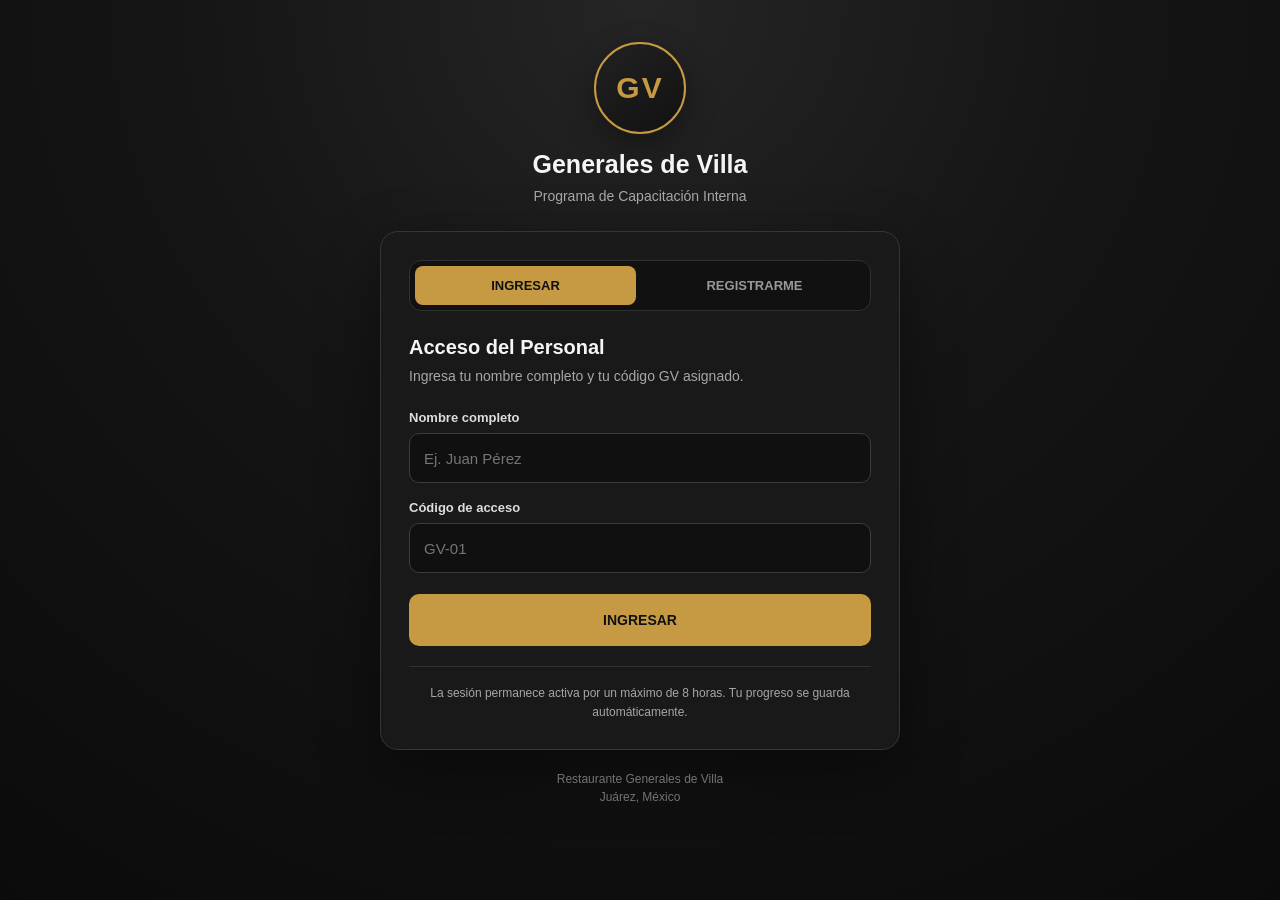
<file: student/certificate-options.html>
<!DOCTYPE html>
<html lang="es">
<head>
<meta charset="UTF-8">
<link rel="icon" type="image/svg+xml" href="./favicon.svg">
<link rel="shortcut icon" href="./favicon.svg">
<meta name="viewport" content="width=device-width,initial-scale=1.0">
<title>Mis Certificados | Generales de Villa</title>
<style>
*{box-sizing:border-box;margin:0;padding:0}:root{--bg:#0c0c0c;--panel:#181818;--border:#343434;--text:#f4f4f4;--muted:#9f9f9f;--gold:#c59a43;--gold2:#ddb35c}body{min-height:100vh;font-family:Arial,Helvetica,sans-serif;background:linear-gradient(180deg,#171717,#0b0b0b 360px);color:var(--text)}.topbar{background:#101010;border-bottom:1px solid var(--border)}.topbar-in{width:min(1000px,100%);min-height:72px;margin:auto;padding:10px 20px;display:flex;align-items:center;justify-content:space-between;gap:14px}.brand{display:flex;align-items:center;gap:12px}.mark{width:46px;height:46px;border:1.5px solid var(--gold);border-radius:50%;display:grid;place-items:center;color:var(--gold);font-weight:900}.brand strong{display:block}.brand span{display:block;color:var(--muted);font-size:12px;margin-top:3px}.btn{border:1px solid #484848;background:transparent;color:#eee;border-radius:9px;padding:10px 14px;font-size:12px;font-weight:900;cursor:pointer}.wrap{width:min(1000px,100%);margin:auto;padding:42px 20px 60px}.eyebrow{color:var(--gold);font-size:12px;font-weight:900;letter-spacing:.8px;text-transform:uppercase;margin-bottom:8px}h1{font-size:clamp(28px,5vw,40px);margin-bottom:10px}.lead{max-width:760px;color:var(--muted);line-height:1.6;margin-bottom:28px}.grid{display:grid;grid-template-columns:1fr 1fr;gap:20px}.card{background:linear-gradient(145deg,#202020,#151515);border:1px solid var(--border);border-radius:17px;padding:24px;display:flex;flex-direction:column;min-height:310px}.tag{display:inline-block;align-self:flex-start;border:1px solid rgba(197,154,67,.45);background:rgba(197,154,67,.1);color:#e7c77f;padding:6px 9px;border-radius:999px;font-size:10px;font-weight:900;margin-bottom:18px}.card h2{font-size:22px;margin-bottom:9px}.card p{color:var(--muted);font-size:14px;line-height:1.55}.features{margin:20px 0 24px;display:grid;gap:8px;color:#d7d7d7;font-size:12px}.features div:before{content:"✓";color:var(--gold);font-weight:900;margin-right:8px}.open{margin-top:auto;border:0;background:var(--gold);color:#111;border-radius:10px;padding:13px 16px;font-weight:900;cursor:pointer}.open.secondary{background:#2a2a2a;color:#eee;border:1px solid #494949}@media(max-width:700px){.grid{grid-template-columns:1fr}.wrap{padding:28px 14px 45px}.topbar-in{padding:10px 14px}.brand span{display:none}}
</style>
</head>
<body>
<header class="topbar"><div class="topbar-in"><div class="brand"><div class="mark">GV</div><div><strong>Generales de Villa</strong><span>Certificados de Capacitación</span></div></div><button id="back" class="btn" type="button">Volver al curso</button></div></header>
<main class="wrap"><div class="eyebrow">Capacitación completada</div><h1>Elige el formato de tu certificado</h1><p class="lead">Ambas versiones corresponden al mismo certificado, utilizan el mismo folio y muestran las firmas reales registradas. El formato original es el documento oficial para expediente; la versión moderna es una presentación adicional para uso personal.</p>
<section class="grid">
<article class="card"><span class="tag">DOCUMENTO OFICIAL</span><h2>Formato original</h2><p>Diseño discreto basado en el certificado original de Generales de Villa, pensado para impresión y archivo físico en el expediente del trabajador.</p><div class="features"><div>Mismo formato institucional original</div><div>Firmas reales de los responsables</div><div>Folio y calificación oficial</div><div>Ideal para expediente físico</div></div><button id="official" class="open" type="button">VER / DESCARGAR ORIGINAL</button></article>
<article class="card"><span class="tag">VERSIÓN PERSONAL</span><h2>Formato moderno</h2><p>Versión visual de presentación para que el trabajador pueda conservarla o imprimirla si lo desea, sin sustituir el documento oficial.</p><div class="features"><div>Mismo folio y datos oficiales</div><div>Firmas reales de los responsables</div><div>Bloque de instructora y desarrollo</div><div>Diseño moderno en formato horizontal</div></div><button id="modern" class="open secondary" type="button">VER / DESCARGAR MODERNO</button></article>
</section></main>
<script>
const SESSION="gv_employee_session";if(!localStorage.getItem(SESSION))location.href="./index.html";document.getElementById("back").onclick=()=>location.href="./dashboard.html";const CACHE_VERSION="20260825-2";document.getElementById("official").onclick=()=>location.href=`./certificate.html?v=${CACHE_VERSION}`;document.getElementById("modern").onclick=()=>location.href=`./certificate-modern.html?v=${CACHE_VERSION}`;
</script>
</body>
</html>
</file>
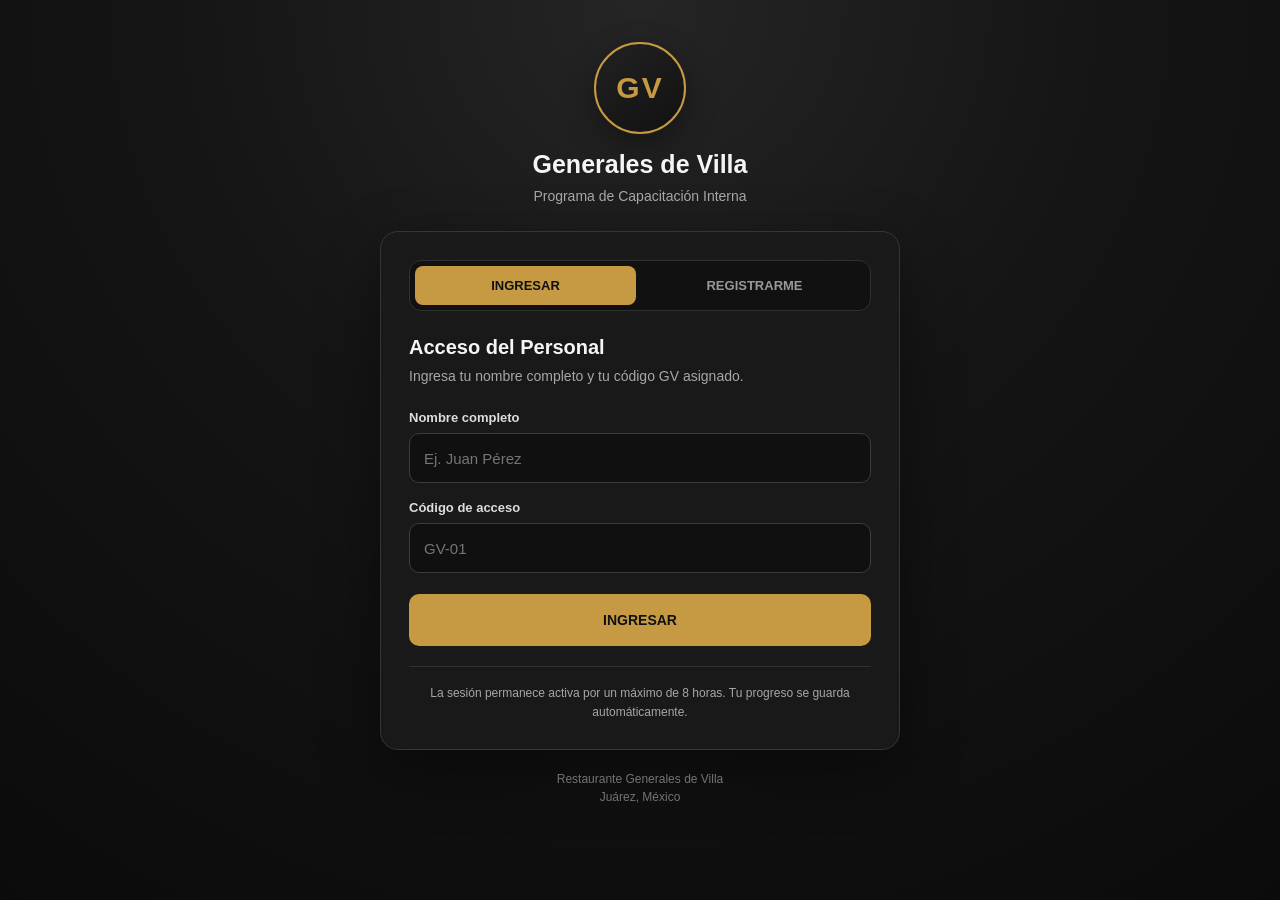
<file: student/certificate.html>
<!DOCTYPE html>
<html lang="es">
<head>
<meta charset="UTF-8">
<link rel="icon" type="image/svg+xml" href="./favicon.svg">
<meta name="viewport" content="width=device-width,initial-scale=1.0">
<title>Certificado Oficial | Generales de Villa</title>
<style>
*{box-sizing:border-box;margin:0;padding:0}
:root{--panel:#181818;--border:#343434;--text:#f4f4f4;--muted:#9f9f9f;--gold:#c59a43}
body{min-height:100vh;font-family:Arial,Helvetica,sans-serif;background:linear-gradient(180deg,#171717,#0b0b0b 360px);color:var(--text)}
.topbar{background:#111;border-bottom:1px solid var(--border)}
.topbar-in{width:min(1180px,100%);min-height:70px;margin:auto;padding:10px 20px;display:flex;align-items:center;justify-content:space-between;gap:12px}
.brand{display:flex;gap:12px;align-items:center}.mark{width:44px;height:44px;border:1px solid var(--gold);border-radius:50%;display:grid;place-items:center;color:var(--gold);font-weight:900}.brand span{display:block;color:var(--muted);font-size:12px;margin-top:3px}
.wrap{width:min(1180px,100%);margin:auto;padding:28px 20px 48px}.eyebrow{color:var(--gold);font-size:12px;font-weight:900;text-transform:uppercase}.lead{color:var(--muted);font-size:14px;margin:6px 0 18px}
.box{background:var(--panel);border:1px solid var(--border);border-radius:14px}.loading,.state{min-height:360px;display:flex;flex-direction:column;align-items:center;justify-content:center;text-align:center;padding:24px}.state{display:none}.cert{display:none}.summary{display:flex;justify-content:space-between;gap:16px;padding:16px 18px;margin-bottom:12px}.summary-title{font-weight:900}.summary-meta{font-size:13px;color:var(--muted);margin-top:4px}.score{font-size:26px;color:var(--gold);font-weight:900}.actions{display:flex;gap:8px;flex-wrap:wrap;margin-bottom:12px}.btn{border:0;border-radius:8px;padding:10px 14px;font-size:12px;font-weight:900;cursor:pointer}.gold{background:var(--gold);color:#111}.outline{background:transparent;border:1px solid #484848;color:#eee}.viewer{height:min(80vh,1000px);min-height:650px;padding:6px;background:#101010}.viewer iframe{width:100%;height:100%;border:0;border-radius:8px;background:#fff}.note{text-align:center;color:var(--muted);font-size:11px;margin-top:10px}@media(max-width:650px){.wrap{padding:20px 10px}.summary{flex-direction:column}.viewer{min-height:500px;height:70vh}.actions .btn{flex:1}}
</style>
</head>
<body>
<header class="topbar"><div class="topbar-in"><div class="brand"><div class="mark">GV</div><div><strong>Generales de Villa</strong><span>Certificado Oficial</span></div></div><button id="topBack" class="btn outline">Volver a formatos</button></div></header>
<main class="wrap"><div class="eyebrow">Documento oficial interno</div><h1>Certificado original</h1><p class="lead">Formato institucional para expediente físico.</p>
<section id="loading" class="box loading">Preparando certificado...</section>
<section id="state" class="box state"><h2 id="stateTitle"></h2><p id="stateText"></p><button id="stateBack" class="btn gold">VOLVER</button></section>
<section id="cert" class="cert"><div class="box summary"><div><div id="courseTitle" class="summary-title"></div><div id="meta" class="summary-meta"></div></div><div id="score" class="score"></div></div><div class="actions"><button id="download" class="btn gold">DESCARGAR PDF</button><button id="print" class="btn outline">IMPRIMIR</button><button id="formats" class="btn outline">VOLVER A FORMATOS</button></div><div class="box viewer"><iframe id="preview"></iframe></div><div class="note">A4 vertical. La fecha de emisión y el pie quedan dentro del área imprimible.</div></section></main>
<script>
const EDGE="https://gjpzelljjuvcawdphdwf.supabase.co/functions/v1",DASH=`${EDGE}/employee-dashboard`,SESSION="gv_employee_session",EXPIRES="gv_employee_session_expires";const $=id=>document.getElementById(id);
const MOD_SIG="./assets/signature-modesto-v2.svg";const GAB_SIG="./assets/signature-gabriela-v2.svg";
function goFormats(){location.href='./certificate-options.html'}function logout(){localStorage.removeItem(SESSION);localStorage.removeItem(EXPIRES);location.href='./index.html'}function esc(v){return String(v??'').replaceAll('&','&amp;').replaceAll('<','&lt;').replaceAll('>','&gt;').replaceAll('"','&quot;').replaceAll("'",'&#039;')}function dateMX(v){if(!v)return'';const s=String(v),m=s.match(/^(\d{4})-(\d{2})-(\d{2})/);if(m)return`${m[3]}/${m[2]}/${m[1]}`;const d=new Date(v);return Number.isNaN(d.getTime())?'':new Intl.DateTimeFormat('es-MX',{day:'2-digit',month:'2-digit',year:'numeric',timeZone:'America/Chihuahua'}).format(d)}function score(v){const n=Number(v);if(!Number.isFinite(n))return'';return Number.isInteger(n)?String(n):n.toFixed(2)}function state(t,x){$('loading').style.display='none';$('cert').style.display='none';$('stateTitle').textContent=t;$('stateText').textContent=x;$('state').style.display='flex'}
function certificateHTML(employee,course,cert){const fullName=esc(employee.full_name||'');return `<!DOCTYPE html><html lang="es"><head><meta charset="UTF-8"><base href="${location.href}"><style>@page{size:A4 portrait;margin:0}*{box-sizing:border-box}html,body{margin:0;padding:0;background:#fff;font-family:Arial,Helvetica,sans-serif;color:#242424}.sheet{position:relative;width:210mm;height:297mm;padding:11mm 16mm 12mm;overflow:hidden;background:#fff}.watermark{position:absolute;left:50%;top:51%;width:108mm;height:108mm;transform:translate(-50%,-50%);opacity:.05;object-fit:contain}.seal{position:absolute;right:5mm;top:4mm;width:18mm;height:18mm;object-fit:contain}.content{position:relative;z-index:1}.head{text-align:center}.restaurant{font-size:6mm;font-weight:800}.city{font-size:3.1mm;font-style:italic;color:#666;margin-top:1mm}.title{font-size:7.5mm;font-weight:900;color:#b8860b;margin-top:6mm}.course{font-size:4mm;margin-top:1.5mm}.grant{font-size:3.7mm;font-style:italic;margin-top:5mm}.section{margin-top:4.5mm}.section-title{font-size:3.6mm;font-weight:900;color:#b8860b;border-bottom:.3mm solid #b8860b;padding-bottom:1.5mm;margin-bottom:2.2mm}.row{display:flex;gap:2mm;align-items:flex-end;margin:1.8mm 0;font-size:3.15mm}.label{font-weight:700;white-space:nowrap}.line{border-bottom:.2mm solid #999;min-height:4.2mm;padding:0 1mm .5mm;flex:1}.line.value{font-weight:900}.program{font-size:3.05mm;line-height:1.28}.program small{font-size:2.2mm;color:#666;font-style:italic}.dates{display:grid;grid-template-columns:1fr 1fr;gap:9mm;margin-top:1.8mm}.norm{font-size:2.25mm;line-height:1.3;color:#555}.score-block{text-align:center;margin-top:3.5mm}.score-title{font-size:3.6mm;font-weight:900;color:#b8860b}.score-value{font-size:6mm;font-weight:900;margin-top:.8mm}.score-note{font-size:1.95mm;color:#777;font-style:italic;margin-top:.8mm}.sig-area{display:grid;grid-template-columns:1fr 1fr 1fr;gap:5mm;margin-top:3.5mm;padding-top:3.5mm}.sig{text-align:center;min-width:0}.sig-img{height:11mm;width:100%;object-fit:contain;display:block;margin:0 auto}.sig-blank{height:11mm}.sig-line{border-top:.22mm solid #222;padding-top:1.1mm;font-size:2.5mm;font-weight:700}.sig-name{font-size:2.15mm;font-weight:700;margin-top:.6mm;line-height:1.15}.sig-pos{font-size:2.05mm;color:#555;margin-top:.35mm}.issued{text-align:center;font-size:2.6mm;margin-top:2.7mm}.folio{position:absolute;right:16mm;bottom:10mm;font-size:2mm;color:#777}.footer{position:absolute;left:16mm;right:16mm;bottom:4mm;border-top:.15mm solid #bbb;padding-top:1.4mm;text-align:center;font-size:1.8mm;color:#777;font-style:italic;line-height:1.2}@media print{html,body,.sheet{width:210mm;height:297mm}.sheet{print-color-adjust:exact;-webkit-print-color-adjust:exact}}</style></head><body><div class="sheet"><img class="watermark" src="./assets/certificate-watermark.webp"><img class="seal" src="./assets/certificate-seal.webp"><div class="content"><div class="head"><div class="restaurant">RESTAURANTE GENERALES DE VILLA</div><div class="city">Juárez, México</div><div class="title">CERTIFICADO DE CAPACITACIÓN INTERNA</div><div class="course">${esc(course.title||'Manejo Higiénico y Seguridad Alimentaria')}</div><div class="grant">Se otorga la presente constancia a:</div></div><div class="section"><div class="section-title">DATOS DEL TRABAJADOR</div><div class="row"><span class="label">Nombre completo:</span><span class="line value">${fullName}</span></div><div class="row"><span class="label">Puesto:</span><span class="line">${esc(employee.position||'')}</span></div><div class="row"><span class="label">Área:</span><span class="line">${esc(employee.area||'')}</span></div><div class="row"><span class="label">Fecha de ingreso:</span><span class="line">${dateMX(employee.hire_date)}</span></div></div><div class="section"><div class="section-title">DATOS DE LA CAPACITACIÓN</div><div class="program">Capacitación interna en Manejo Higiénico y Seguridad Alimentaria<br><small>Programa completo — Módulos 1 al 4 (Marco Legal y Riesgos · Recepción y Almacenamiento · Manejo Térmico · Sanitización y Registros)</small></div><div class="dates"><div class="row"><span class="label">Fecha de inicio:</span><span class="line">${dateMX(cert.course_start_date)}</span></div><div class="row"><span class="label">Fecha de conclusión:</span><span class="line">${dateMX(cert.course_completion_date)}</span></div></div></div><div class="section"><div class="section-title">FUNDAMENTO NORMATIVO</div><div class="norm"><div>• NOM-251-SSA1-2009 — Prácticas de higiene para el proceso de alimentos, bebidas o suplementos alimenticios.</div><div>• Criterios de verificación sanitaria COFEPRIS / COESPRIS Chihuahua.</div><div>• NMX-F-605-NORMEX — Estándares del Distintivo H.</div></div></div><div class="score-block"><div class="score-title">CALIFICACIÓN OBTENIDA</div><div class="score-value">${score(cert.final_score)} / 100</div><div class="score-note">Mínimo aprobatorio para acreditar el programa: 80/100. Esta constancia solo se emite al concluir la totalidad de los Módulos 1 al 4.</div></div><div class="sig-area"><div class="sig"><img class="sig-img" src="${GAB_SIG}"><div class="sig-line">Firma del Instructor</div><div class="sig-name">Gabriela Lorena Vazquez Villalobos</div><div class="sig-pos">Chef Ejecutiva · Instructora</div></div><div class="sig"><img class="sig-img" src="${MOD_SIG}"><div class="sig-line">Firma del Instructor</div><div class="sig-name">Modesto Isaac Moreno Garcia</div><div class="sig-pos">Sous-chef · Instructor</div></div><div class="sig"><div class="sig-blank"></div><div class="sig-line">Firma del Trabajador</div></div></div><div class="issued">Fecha de emisión: <strong>${dateMX(cert.issued_at)}</strong></div></div><div class="folio">Folio: ${esc(cert.certificate_number||'')}</div><div class="footer">Este documento forma parte del expediente de capacitación interna del trabajador y podrá ser solicitado como evidencia documental durante una verificación sanitaria de COFEPRIS/COESPRIS.</div></div></body></html>`}
function printCertificate(){try{$('preview').contentWindow.focus();$('preview').contentWindow.print()}catch(e){state('No fue posible abrir la impresión',String(e?.message||e))}}
function loadScript(src){return new Promise((ok,fail)=>{if(document.querySelector(`script[src="${src}"]`)){ok();return}const s=document.createElement('script');s.src=src;s.onload=ok;s.onerror=fail;document.head.appendChild(s)})}
function pngData(src){return new Promise((resolve,reject)=>{const im=new Image();im.crossOrigin='anonymous';im.onload=()=>{try{const c=document.createElement('canvas');c.width=im.naturalWidth||1200;c.height=im.naturalHeight||600;c.getContext('2d').drawImage(im,0,0,c.width,c.height);resolve(c.toDataURL('image/png'))}catch(e){reject(e)}};im.onerror=reject;im.src=src})}
async function embedPdfImages(doc){const changed=[];for(const img of [...doc.images]){const original=img.getAttribute('src');if(!original||original.startsWith('data:'))continue;try{const data=await pngData(img.currentSrc||img.src);changed.push([img,original]);img.src=data;await new Promise(r=>{if(img.complete)r();else img.onload=img.onerror=r})}catch(e){console.warn('No se pudo incrustar imagen',original,e)}}return()=>changed.forEach(([img,src])=>img.setAttribute('src',src))}
async function downloadCertificate(){const b=$('download'),old=b.textContent;let restore=()=>{};try{b.disabled=true;b.textContent='GENERANDO PDF...';await loadScript('https://cdn.jsdelivr.net/npm/html2canvas@1.4.1/dist/html2canvas.min.js');await loadScript('https://cdn.jsdelivr.net/npm/jspdf@2.5.1/dist/jspdf.umd.min.js');const f=$('preview'),doc=f.contentDocument||f.contentWindow.document,el=doc.querySelector('.sheet');if(!el)throw new Error('Certificado no disponible');if(doc.fonts?.ready)await doc.fonts.ready;await Promise.all([...doc.images].map(i=>i.complete?Promise.resolve():new Promise(r=>{i.onload=i.onerror=r})));restore=await embedPdfImages(doc);const canvas=await html2canvas(el,{scale:2,useCORS:true,backgroundColor:'#ffffff',logging:false});const {jsPDF}=window.jspdf,pdf=new jsPDF({orientation:'portrait',unit:'mm',format:'a4',compress:true});pdf.addImage(canvas.toDataURL('image/jpeg',.96),'JPEG',0,0,210,297);const folio=($('meta').textContent.match(/Folio:\s*([^\s·]+)/)||[])[1]||'certificado';pdf.save(`Certificado-${folio}.pdf`)}catch(e){console.error(e);alert('No fue posible descargar el PDF. Intenta nuevamente.')}finally{restore();b.disabled=false;b.textContent=old}}
async function load(){const token=localStorage.getItem(SESSION);if(!token){location.href='./index.html';return}try{const r=await fetch(DASH,{method:'POST',headers:{'Content-Type':'application/json'},body:JSON.stringify({session_token:token})}),d=await r.json();if(r.status===401||d.authenticated===false){logout();return}if(!r.ok||d.success!==true)throw new Error(d.message||'Error al consultar el certificado');const c=d.certificate;if(!c||String(c.status||'').toLowerCase()!=='issued'){state('Certificado aún no disponible','Se habilitará automáticamente al completar y aprobar la capacitación.');return}const e=d.employee||{},course=d.course||{};$('courseTitle').textContent=course.title||'Manejo Higiénico y Seguridad Alimentaria';$('score').textContent=`${score(c.final_score)} / 100`;$('meta').textContent=[c.certificate_number?`Folio: ${c.certificate_number}`:'',c.course_completion_date?`Conclusión: ${dateMX(c.course_completion_date)}`:''].filter(Boolean).join(' · ');$('preview').srcdoc=certificateHTML(e,course,c);$('loading').style.display='none';$('cert').style.display='block'}catch(e){console.error(e);state('No fue posible preparar el certificado',String(e?.message||e))}}$('topBack').onclick=goFormats;$('stateBack').onclick=goFormats;$('formats').onclick=goFormats;$('download').onclick=downloadCertificate;$('print').onclick=printCertificate;load();
</script></body></html>
</file>
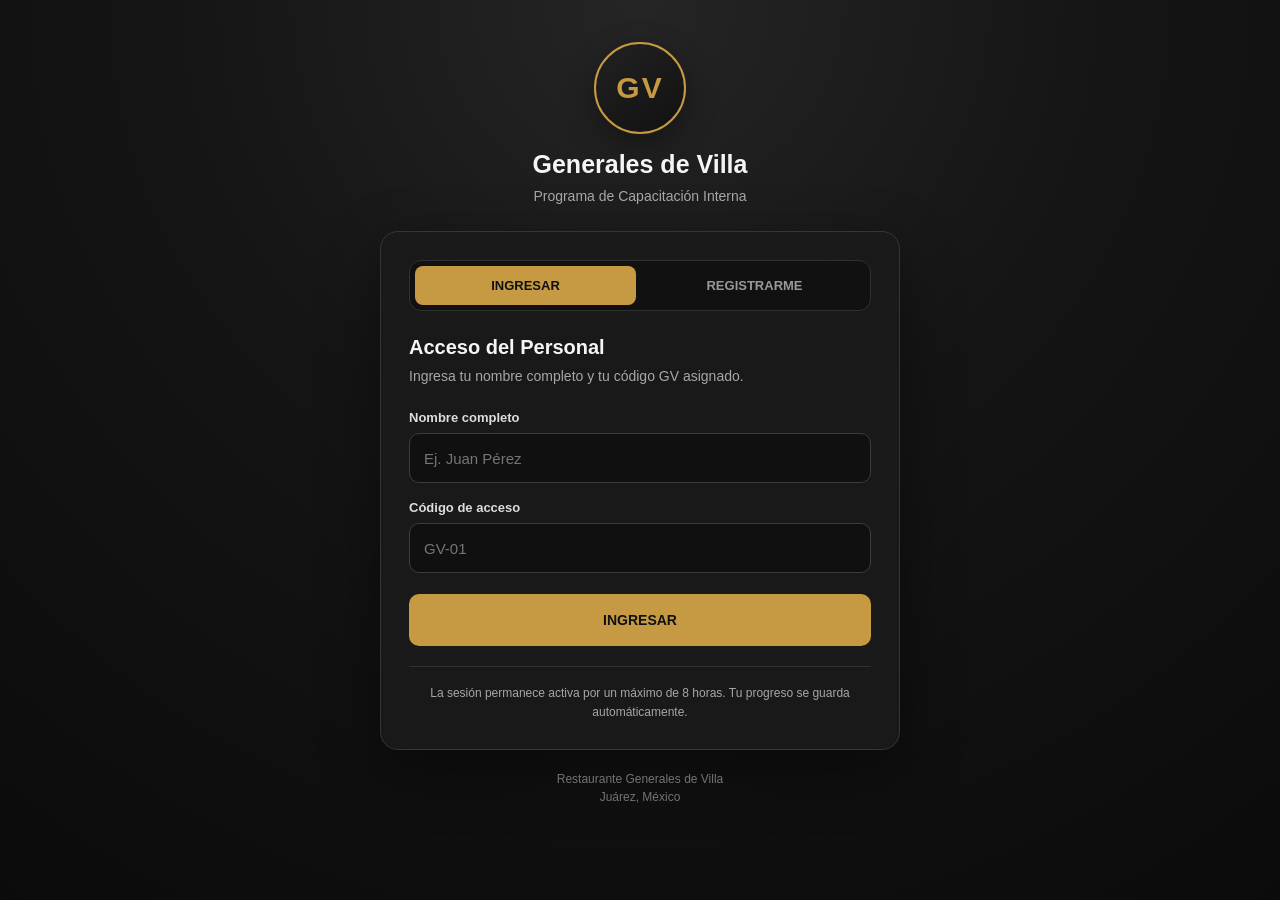
<file: student/dashboard.html>
<!DOCTYPE html>
<html lang="es">
<head>
  <meta charset="UTF-8" />
  <link rel="icon" type="image/svg+xml" href="./favicon.svg" />
  <link rel="shortcut icon" href="./favicon.svg" />
  <meta name="viewport" content="width=device-width, initial-scale=1.0" />
  <title>Mi Capacitación | Generales de Villa</title>
  <style>
    *{box-sizing:border-box;margin:0;padding:0}
    :root{--bg:#0c0c0c;--panel:#181818;--panel2:#202020;--border:#343434;--text:#f4f4f4;--muted:#9f9f9f;--gold:#c59a43;--gold2:#e0b963;--green:#4caf50;--red:#d9534f}
    body{min-height:100vh;font-family:Arial,Helvetica,sans-serif;background:linear-gradient(180deg,#171717 0,#0b0b0b 360px);color:var(--text)}
    .topbar{position:sticky;top:0;z-index:100;background:rgba(15,15,15,.96);border-bottom:1px solid var(--border);backdrop-filter:blur(10px)}
    .topbar-inner{width:min(1120px,100%);min-height:72px;margin:auto;padding:10px 20px;display:flex;align-items:center;justify-content:space-between;gap:16px}
    .brand{display:flex;align-items:center;gap:12px}.brand-mark{width:46px;height:46px;border:1.5px solid var(--gold);border-radius:50%;display:flex;align-items:center;justify-content:center;color:var(--gold);font-weight:900}.brand strong{display:block;font-size:16px}.brand span{display:block;color:var(--muted);font-size:12px;margin-top:3px}
    button{font:inherit}.logout{border:1px solid #454545;background:transparent;color:#ddd;border-radius:9px;padding:10px 14px;font-weight:700;cursor:pointer}.logout:hover{border-color:var(--gold)}
    .container{width:min(1120px,100%);margin:auto;padding:32px 20px 60px}.loading{min-height:360px;display:flex;flex-direction:column;align-items:center;justify-content:center;gap:16px;color:var(--muted)}.spinner{width:42px;height:42px;border:4px solid #303030;border-top-color:var(--gold);border-radius:50%;animation:spin .8s linear infinite}@keyframes spin{to{transform:rotate(360deg)}}
    .error{display:none;max-width:650px;margin:70px auto;padding:26px;text-align:center;border:1px solid rgba(217,83,79,.4);background:rgba(217,83,79,.1);border-radius:16px}.error h2{margin-bottom:10px}.error p{color:#e7b5b3;line-height:1.5;margin-bottom:18px}.error button{border:0;background:var(--gold);color:#111;border-radius:9px;padding:11px 18px;font-weight:900;cursor:pointer}
    #dashboard{display:none}.welcome{margin-bottom:26px}.eyebrow{color:var(--gold);font-size:12px;font-weight:900;text-transform:uppercase;letter-spacing:.8px;margin-bottom:8px}.welcome h1{font-size:clamp(26px,5vw,38px);margin-bottom:8px}.meta{color:var(--muted);font-size:14px}
    .course{background:linear-gradient(145deg,#202020,#161616);border:1px solid var(--border);border-radius:16px;padding:24px;margin-bottom:28px}.course-top{display:flex;justify-content:space-between;align-items:flex-start;gap:16px;margin-bottom:20px}.course h2{font-size:clamp(19px,4vw,25px)}.badge{border:1px solid #444;background:#242424;color:#ddd;padding:7px 11px;border-radius:999px;font-size:11px;font-weight:900;white-space:nowrap}.progress-row{display:flex;justify-content:space-between;font-size:13px;margin-bottom:9px}.progress-row span:first-child{color:var(--muted)}.track{height:10px;background:#303030;border-radius:999px;overflow:hidden}.bar{height:100%;background:linear-gradient(90deg,#a77d2f,var(--gold2));border-radius:999px}
    .certificate{display:none;margin:-8px 0 28px;background:linear-gradient(135deg,rgba(197,154,67,.16),rgba(26,26,26,.98));border:1px solid rgba(197,154,67,.48);border-radius:16px;padding:22px}.certificate.show{display:flex;align-items:center;justify-content:space-between;gap:20px}.cert-copy{min-width:0}.cert-title{font-size:19px;font-weight:900;margin:3px 0 7px}.cert-meta{color:#cfcfcf;font-size:13px;line-height:1.55}.cert-score{color:var(--gold);font-weight:900}.cert-btn{flex-shrink:0;border:0;border-radius:10px;background:var(--gold);color:#111;padding:13px 16px;font-size:12px;font-weight:900;cursor:pointer}.cert-btn:hover{background:var(--gold2)}
    .section-title{display:flex;justify-content:space-between;align-items:center;margin-bottom:16px}.section-title h2{font-size:21px}.section-title span{color:var(--muted);font-size:13px}.modules{display:grid;grid-template-columns:repeat(2,minmax(0,1fr));gap:20px}
    .module{background:var(--panel);border:1px solid var(--border);border-radius:16px;overflow:hidden}.module-head{padding:20px;background:var(--panel2);border-bottom:1px solid var(--border)}.module-no{color:var(--gold);font-size:11px;font-weight:900;text-transform:uppercase;letter-spacing:.8px;margin-bottom:7px}.module h3{font-size:18px;line-height:1.35;margin-bottom:12px}.small-progress{display:flex;justify-content:space-between;color:var(--muted);font-size:12px;margin-bottom:7px}.small-track{height:6px;background:#343434;border-radius:999px;overflow:hidden}.small-bar{height:100%;background:var(--gold)}
    .lessons{list-style:none}.lesson{min-height:64px;padding:13px 16px;border-bottom:1px solid #2c2c2c;display:flex;align-items:center;gap:12px}.lesson:last-child{border-bottom:0}.lesson.locked{opacity:.5}.icon{width:30px;height:30px;border:1px solid #444;border-radius:50%;display:flex;align-items:center;justify-content:center;font-size:12px;font-weight:900;flex-shrink:0}.completed .icon{color:var(--green);border-color:rgba(76,175,80,.5);background:rgba(76,175,80,.1)}.available .icon{color:var(--gold);border-color:rgba(197,154,67,.5);background:rgba(197,154,67,.08)}.lesson-info{flex:1;min-width:0}.lesson-title{font-size:13px;font-weight:700;line-height:1.35;margin-bottom:3px}.lesson-state{font-size:11px;color:var(--muted);text-transform:uppercase}.lesson-btn{border:1px solid #464646;background:#222;color:#eee;border-radius:8px;padding:8px 10px;font-size:11px;font-weight:900;cursor:pointer}.lesson-btn:disabled{opacity:.5;cursor:not-allowed}
    .exam{padding:16px;border-top:1px solid var(--border);background:#141414}.exam-title{font-size:13px;font-weight:900;margin-bottom:5px}.exam-info{font-size:11px;color:var(--muted);line-height:1.45;margin-bottom:12px}.exam-btn{width:100%;min-height:42px;border:0;border-radius:9px;background:var(--gold);color:#111;font-size:12px;font-weight:900;cursor:pointer}.exam-btn:disabled{background:#353535;color:#777;cursor:not-allowed}.result{margin-top:10px;padding:9px 11px;border-radius:8px;font-size:12px}.passed{color:#aee8b1;background:rgba(76,175,80,.1)}.failed{color:#efb0ae;background:rgba(217,83,79,.1)}
    @media(max-width:820px){.modules{grid-template-columns:1fr}}@media(max-width:560px){.container{padding:24px 14px 45px}.topbar-inner{padding:10px 14px}.brand span{display:none}.course-top{flex-direction:column}.course{padding:20px 17px}.certificate.show{align-items:flex-start;flex-direction:column}.cert-btn{width:100%}}
  </style>
</head>
<body>
<header class="topbar"><div class="topbar-inner"><div class="brand"><div class="brand-mark">GV</div><div><strong>Generales de Villa</strong><span>Capacitación Interna</span></div></div><button id="logout" class="logout" type="button">Cerrar sesión</button></div></header>
<main class="container">
  <section id="loading" class="loading"><div class="spinner"></div><div>Cargando tu capacitación...</div></section>
  <section id="error" class="error"><h2>No fue posible cargar la capacitación</h2><p id="errorText">Intenta nuevamente.</p><button id="retry" type="button">REINTENTAR</button></section>
  <section id="dashboard">
    <div class="welcome"><div class="eyebrow">Mi capacitación</div><h1 id="employeeName">Empleado</h1><div id="employeeMeta" class="meta"></div></div>
    <article class="course"><div class="course-top"><div><div class="eyebrow">Curso obligatorio</div><h2 id="courseTitle">Manejo Higiénico y Seguridad Alimentaria</h2></div><div id="courseStatus" class="badge">EN CURSO</div></div><div class="progress-row"><span>Progreso general</span><strong id="courseProgress">0%</strong></div><div class="track"><div id="courseBar" class="bar" style="width:0%"></div></div></article>
    <article id="certificateCard" class="certificate"><div class="cert-copy"><div class="eyebrow">Capacitación completada</div><div class="cert-title">Tu certificado está disponible</div><div id="certificateMeta" class="cert-meta"></div></div><button id="certificateBtn" class="cert-btn" type="button">VER / DESCARGAR CERTIFICADO</button></article>
    <div class="section-title"><h2>Contenido del curso</h2><span id="moduleCounter">4 módulos</span></div>
    <div id="modules" class="modules"></div>
  </section>
</main>
<script>
const EDGE="https://gjpzelljjuvcawdphdwf.supabase.co/functions/v1";
const DASHBOARD_URL=`${EDGE}/employee-dashboard`;
const SESSION_KEY="gv_employee_session";
const $=id=>document.getElementById(id);
function token(){return localStorage.getItem(SESSION_KEY)}
function logout(){localStorage.removeItem(SESSION_KEY);localStorage.removeItem("gv_employee_session_expires");location.href="./index.html"}
function norm(v){return String(v??"").trim().toLowerCase()}
function esc(v){return String(v??"").replaceAll("&","&amp;").replaceAll("<","&lt;").replaceAll(">","&gt;").replaceAll('"',"&quot;").replaceAll("'","&#039;")}
function formatScore(v){const n=Number(v);if(!Number.isFinite(n))return"";return Number.isInteger(n)?String(n):n.toFixed(2)}
function getEmployee(d){return d.employee||d.data?.employee||{}}
function getCourse(d){return d.course||d.data?.course||{}}
function getModules(d){const m=d.modules??d.course?.modules??d.data?.modules??[];return Array.isArray(m)?m:[]}
function getLessons(m){const l=m.lessons??m.lesson_progress??[];return Array.isArray(l)?l:[]}
function getExam(m){return m.exam||m.exams?.[0]||null}
function statusText(s){const x=norm(s);return ({not_started:"NO INICIADO",in_progress:"EN CURSO",completed:"COMPLETADO",passed:"APROBADO",failed:"NO APROBADO",available:"DISPONIBLE",locked:"BLOQUEADA"})[x]||String(s||"EN CURSO").replaceAll("_"," ").toUpperCase()}
function lessonHtml(l,i){const s=norm(l.status)||"locked";const id=l.id??l.lesson_id??"";const n=l.position??l.lesson_number??l.number??i+1;const title=l.title??l.lesson_title??l.name??`Lección ${n}`;let icon="🔒",text="Bloqueada",disabled=true;if(s==="completed"){icon="✓";text="Repasar";disabled=false}else if(s==="available"){icon="▶";text="Abrir";disabled=false}return `<li class="lesson ${esc(s)}"><div class="icon">${icon}</div><div class="lesson-info"><div class="lesson-title">${esc(title)}</div><div class="lesson-state">${statusText(s)}</div></div><button class="lesson-btn" type="button" ${disabled?"disabled":`onclick="openLesson('${esc(id)}')"`}>${text}</button></li>`}
function examHtml(m){const e=getExam(m);if(!e)return"";const id=e.id??e.exam_id??"";const lessons=getLessons(m);const allLessonsCompleted=lessons.length>0&&lessons.every(l=>norm(l.status)==="completed");const attemptStatus=norm(e.current_attempt?.status??e.latest_attempt?.status??e.attempt?.status??e.attempt_status??e.status);const status=norm(e.status??e.attempt_status??e.result_status);const passed=status==="passed"||attemptStatus==="passed"||e.passed===true;const failed=status==="failed"||attemptStatus==="failed";const inProgress=attemptStatus==="in_progress";const available=e.available===true||e.can_start===true||e.unlocked===true||allLessonsCompleted||inProgress;const score=e.score??e.current_attempt?.score??e.latest_attempt?.score??e.attempt?.score;let label="EXAMEN BLOQUEADO",disabled=true;if(passed){label="EXAMEN APROBADO"}else if(inProgress){label="CONTINUAR EXAMEN";disabled=false}else if(available){label="PRESENTAR EXAMEN";disabled=false}let result="";if(score!==undefined&&score!==null&&passed)result=`<div class="result passed">Aprobado · ${esc(formatScore(score))} / 100</div>`;else if(score!==undefined&&score!==null&&failed)result=`<div class="result failed">Último resultado: ${esc(formatScore(score))} / 100</div>`;return `<div class="exam"><div class="exam-title">Evaluación del módulo</div><div class="exam-info">Calificación mínima aprobatoria: 80 / 100</div><button class="exam-btn" type="button" ${disabled?"disabled":`onclick="openExam('${esc(id)}')"`}>${label}</button>${result}</div>`}
function moduleHtml(m,i){const lessons=getLessons(m);const pos=m.position??m.module_number??m.number??i+1;const title=m.title??m.name??`Módulo ${pos}`;const completed=lessons.filter(l=>norm(l.status)==="completed").length;const pct=lessons.length?Math.round(completed/lessons.length*100):0;return `<article class="module"><div class="module-head"><div class="module-no">Módulo ${esc(pos)}</div><h3>${esc(title)}</h3><div class="small-progress"><span>${completed} de ${lessons.length} lecciones</span><span>${pct}%</span></div><div class="small-track"><div class="small-bar" style="width:${pct}%"></div></div></div><ul class="lessons">${lessons.map(lessonHtml).join("")}</ul>${examHtml(m)}</article>`}
function renderCertificate(d){const cert=d.certificate??d.data?.certificate??null;const card=$("certificateCard");if(!cert||norm(cert.status)!=="issued"){card.classList.remove("show");return}const bits=[];if(cert.final_score!==undefined&&cert.final_score!==null)bits.push(`<span class="cert-score">Calificación final: ${esc(formatScore(cert.final_score))} / 100</span>`);if(cert.certificate_number)bits.push(`Folio: ${esc(cert.certificate_number)}`);$("certificateMeta").innerHTML=bits.join(" · ");card.classList.add("show")}
function render(d){const e=getEmployee(d),c=getCourse(d),mods=getModules(d);$("employeeName").textContent=e.full_name??e.name??"Empleado";$("employeeMeta").textContent=[e.access_code??e.code,e.position,e.area].filter(Boolean).join(" · ");if(c.title||c.name)$("courseTitle").textContent=c.title??c.name;const allLessons=mods.flatMap(getLessons);const completed=allLessons.filter(l=>norm(l.status)==="completed").length;const pct=allLessons.length?Math.round(completed/allLessons.length*100):0;const anyProgress=completed>0||mods.some(m=>{const ex=getExam(m);return norm(ex?.attempt_status)==="in_progress"||norm(ex?.current_attempt?.status)==="in_progress"});let courseState=c.enrollment_status??c.status??"not_started";if(norm(courseState)==="not_started"&&anyProgress)courseState="in_progress";$("courseStatus").textContent=statusText(courseState);$("courseProgress").textContent=`${pct}%`;$("courseBar").style.width=`${pct}%`;$("moduleCounter").textContent=`${mods.length} ${mods.length===1?"módulo":"módulos"}`;$("modules").innerHTML=mods.map(moduleHtml).join("");renderCertificate(d);$("loading").style.display="none";$("error").style.display="none";$("dashboard").style.display="block"}
async function load(){const t=token();if(!t){location.href="./index.html";return}$("loading").style.display="flex";$("error").style.display="none";$("dashboard").style.display="none";try{const r=await fetch(DASHBOARD_URL,{method:"POST",headers:{"Content-Type":"application/json"},body:JSON.stringify({session_token:t})});const d=await r.json();if(r.status===401||d.authenticated===false){logout();return}if(!r.ok||d.success!==true)throw new Error(d.message||"No fue posible cargar tu capacitación.");render(d)}catch(err){console.error(err);$("loading").style.display="none";$("error").style.display="block";$("errorText").textContent=err.message||"No fue posible conectar con el servidor."}}
function openLesson(id){if(id)location.href=`./lesson.html?id=${encodeURIComponent(id)}`}
function openExam(id){if(id)location.href=`./exam.html?id=${encodeURIComponent(id)}`}
$("logout").addEventListener("click",logout);$("retry").addEventListener("click",load);$("certificateBtn").addEventListener("click",()=>location.href="./certificate-options.html");load();
</script>
</body>
</html>
</file>
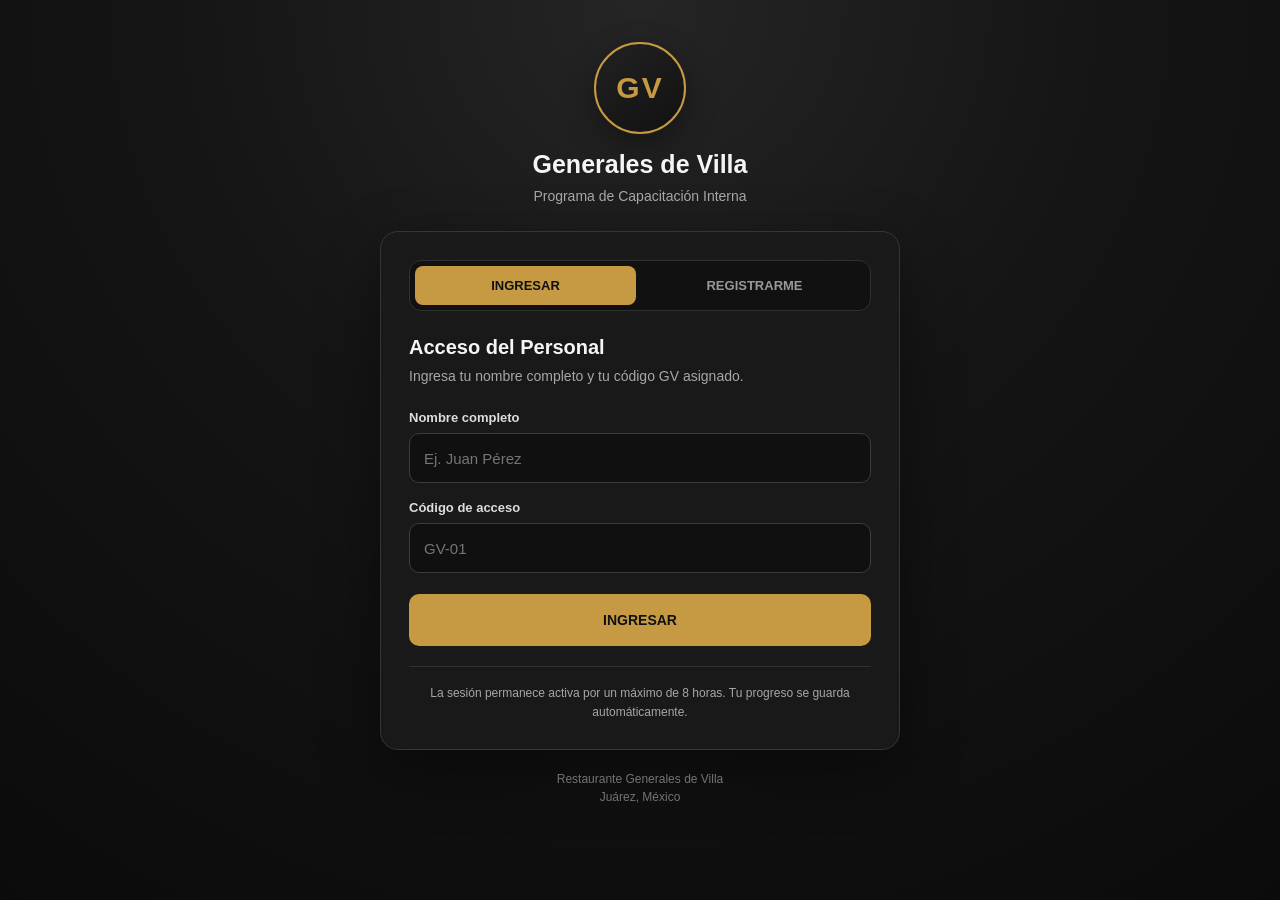
<file: student/exam.html>
<!DOCTYPE html>
<html lang="es">
<head>
  <meta charset="UTF-8" />
  <link rel="icon" type="image/svg+xml" href="./favicon.svg" />
  <link rel="shortcut icon" href="./favicon.svg" />
  <meta
    name="viewport"
    content="width=device-width, initial-scale=1.0"
  />

  <title>
    Examen | Generales de Villa
  </title>

  <style>
    * {
      box-sizing: border-box;
      margin: 0;
      padding: 0;
    }

    :root {
      --bg: #0c0c0c;
      --panel: #181818;
      --panel-2: #202020;
      --border: #343434;
      --text: #f4f4f4;
      --muted: #9f9f9f;
      --gold: #c59a43;
      --gold-hover: #d9ac55;
      --green: #4caf50;
      --red: #d9534f;
    }

    body {
      min-height: 100vh;
      font-family: Arial, Helvetica, sans-serif;
      background:
        linear-gradient(
          180deg,
          #171717 0,
          #0b0b0b 320px
        );
      color: var(--text);
    }

    .topbar {
      position: sticky;
      top: 0;
      z-index: 100;

      background:
        rgba(14, 14, 14, 0.96);

      border-bottom:
        1px solid var(--border);

      backdrop-filter: blur(10px);
    }

    .topbar-inner {
      width: min(900px, 100%);
      margin: auto;

      min-height: 70px;
      padding: 10px 20px;

      display: flex;
      align-items: center;
      justify-content: space-between;

      gap: 16px;
    }

    .brand {
      display: flex;
      align-items: center;
      gap: 12px;
    }

    .brand-mark {
      width: 44px;
      height: 44px;

      border:
        1.5px solid var(--gold);

      border-radius: 50%;

      color: var(--gold);

      display: flex;
      align-items: center;
      justify-content: center;

      font-weight: 900;
    }

    .brand strong {
      display: block;
      font-size: 15px;
    }

    .brand span {
      display: block;
      margin-top: 3px;

      color: var(--muted);
      font-size: 11px;
    }

    .container {
      width: min(820px, 100%);
      margin: auto;

      padding: 34px 20px 60px;
    }

    .loading {
      min-height: 370px;

      display: flex;
      align-items: center;
      justify-content: center;
      flex-direction: column;

      gap: 16px;

      color: var(--muted);
    }

    .spinner {
      width: 42px;
      height: 42px;

      border:
        4px solid #303030;

      border-top-color:
        var(--gold);

      border-radius: 50%;

      animation:
        spin 0.8s linear infinite;
    }

    @keyframes spin {
      to {
        transform:
          rotate(360deg);
      }
    }

    .error-box {
      display: none;

      max-width: 650px;

      margin:
        70px auto;

      border:
        1px solid rgba(217, 83, 79, 0.4);

      background:
        rgba(217, 83, 79, 0.1);

      border-radius:
        16px;

      padding: 26px;

      text-align: center;
    }

    .error-box h2 {
      margin-bottom: 10px;
      font-size: 20px;
    }

    .error-box p {
      color: #e7b5b3;
      line-height: 1.55;
      margin-bottom: 18px;
    }

    .error-box button {
      border: none;
      background: var(--gold);
      color: #111;

      border-radius: 9px;

      padding:
        11px 18px;

      font-weight: 900;
      cursor: pointer;
    }

    #examPage {
      display: none;
    }

    .exam-heading {
      margin-bottom: 20px;
    }

    .eyebrow {
      color: var(--gold);

      font-size: 12px;
      font-weight: 900;

      text-transform: uppercase;

      letter-spacing:
        0.8px;

      margin-bottom: 8px;
    }

    .exam-heading h1 {
      font-size:
        clamp(25px, 5vw, 35px);

      line-height: 1.2;

      margin-bottom: 9px;
    }

    .exam-note {
      color: var(--muted);

      font-size: 13px;
      line-height: 1.5;
    }

    .progress-card {
      background: var(--panel);
      border: 1px solid var(--border);

      border-radius: 14px;

      padding: 18px;

      margin-bottom: 20px;
    }

    .progress-row {
      display: flex;
      justify-content: space-between;

      gap: 12px;

      margin-bottom: 9px;

      font-size: 13px;
    }

    .progress-row span:first-child {
      color: var(--muted);
    }

    .progress-row span:last-child {
      font-weight: 900;
    }

    .progress-track {
      width: 100%;
      height: 8px;

      background: #303030;

      border-radius: 999px;

      overflow: hidden;
    }

    .progress-bar {
      height: 100%;
      width: 0%;

      background: var(--gold);

      border-radius: 999px;

      transition:
        width 0.25s ease;
    }

    .question-card {
      background: var(--panel);

      border:
        1px solid var(--border);

      border-radius: 16px;

      padding: 28px;

      margin-bottom: 20px;
    }

    .question-number {
      color: var(--gold);

      font-size: 12px;
      font-weight: 900;

      text-transform: uppercase;

      margin-bottom: 9px;
    }

    .question-text {
      font-size:
        clamp(19px, 4vw, 24px);

      line-height: 1.45;

      margin-bottom: 23px;
    }

    .options {
      display: grid;
      gap: 12px;
    }

    .option {
      position: relative;
    }

    .option input {
      position: absolute;
      opacity: 0;
      pointer-events: none;
    }

    .option label {
      display: block;

      border:
        1px solid #404040;

      background:
        #202020;

      border-radius: 11px;

      padding:
        15px 16px;

      line-height: 1.45;

      cursor: pointer;

      transition:
        border-color 0.15s ease,
        background 0.15s ease,
        transform 0.1s ease;
    }

    .option label:hover {
      border-color:
        #666;
    }

    .option input:checked + label {
      border-color:
        var(--gold);

      background:
        rgba(197, 154, 67, 0.12);
    }

    .actions {
      display: flex;
      justify-content: flex-end;
    }

    .next-button {
      min-height: 50px;

      border: none;

      border-radius: 10px;

      padding:
        0 22px;

      background: var(--gold);

      color: #111;

      font-size: 13px;
      font-weight: 900;

      cursor: pointer;
    }

    .next-button:hover {
      background:
        var(--gold-hover);
    }

    .next-button:disabled {
      opacity: 0.55;
      cursor: not-allowed;
    }

    .result-card {
      display: none;

      background:
        var(--panel);

      border:
        1px solid var(--border);

      border-radius: 16px;

      padding: 30px;

      text-align: center;
    }

    .result-icon {
      width: 66px;
      height: 66px;

      margin:
        0 auto 18px;

      border-radius: 50%;

      display: flex;
      align-items: center;
      justify-content: center;

      font-size: 27px;
      font-weight: 900;
    }

    .result-icon.passed {
      color: var(--green);

      border:
        1px solid rgba(76, 175, 80, 0.45);

      background:
        rgba(76, 175, 80, 0.1);
    }

    .result-icon.failed {
      color: var(--red);

      border:
        1px solid rgba(217, 83, 79, 0.45);

      background:
        rgba(217, 83, 79, 0.1);
    }

    .result-card h2 {
      font-size: 25px;
      margin-bottom: 10px;
    }

    .score {
      font-size: 42px;
      font-weight: 900;

      margin:
        18px 0 4px;
    }

    .score-label {
      color: var(--muted);
      font-size: 12px;

      margin-bottom: 20px;
    }

    .result-text {
      color: #ccc;

      line-height: 1.55;

      font-size: 14px;

      margin-bottom: 20px;
    }

    .reinforcement {
      display: none;

      margin:
        20px 0;

      padding: 18px;

      border:
        1px solid #383838;

      background:
        #202020;

      border-radius: 11px;

      text-align: left;
    }

    .reinforcement h3 {
      font-size: 14px;
      margin-bottom: 10px;
    }

    .reinforcement ul {
      padding-left: 20px;

      color: #ccc;

      font-size: 13px;

      line-height: 1.55;
    }

    .dashboard-button {
      min-height: 48px;

      border: none;

      background: var(--gold);

      color: #111;

      border-radius: 10px;

      padding:
        0 22px;

      font-weight: 900;
      cursor: pointer;
    }

    @media (max-width: 600px) {
      .container {
        padding:
          25px 14px 45px;
      }

      .topbar-inner {
        padding:
          10px 14px;
      }

      .brand span {
        display: none;
      }

      .question-card {
        padding:
          22px 17px;
      }

      .actions {
        display: block;
      }

      .next-button {
        width: 100%;
      }

      .result-card {
        padding:
          25px 18px;
      }
    }
  </style>
</head>

<body>

  <header class="topbar">
    <div class="topbar-inner">

      <div class="brand">

        <div class="brand-mark">
          GV
        </div>

        <div>
          <strong>
            Generales de Villa
          </strong>

          <span>
            Evaluación de capacitación
          </span>
        </div>

      </div>

    </div>
  </header>


  <main class="container">

    <!-- CARGANDO -->

    <section
      id="loadingScreen"
      class="loading"
    >
      <div class="spinner"></div>

      <div id="loadingText">
        Preparando examen...
      </div>
    </section>


    <!-- ERROR -->

    <section
      id="errorBox"
      class="error-box"
    >

      <h2>
        No fue posible abrir el examen
      </h2>

      <p id="errorText">
        Intenta nuevamente.
      </p>

      <button
        id="errorButton"
        type="button"
      >
        VOLVER AL CURSO
      </button>

    </section>


    <!-- EXAMEN -->

    <section id="examPage">

      <header class="exam-heading">

        <div class="eyebrow">
          Evaluación del módulo
        </div>

        <h1>
          Examen
        </h1>

        <p class="exam-note">
          Selecciona una respuesta y avanza.
          Debes contestar todas las preguntas
          antes de finalizar.
        </p>

      </header>


      <div class="progress-card">

        <div class="progress-row">

          <span>
            Progreso del examen
          </span>

          <span id="questionCounter">
            Pregunta 1 de 1
          </span>

        </div>


        <div class="progress-track">

          <div
            id="progressBar"
            class="progress-bar"
          ></div>

        </div>

      </div>


      <article
        id="questionCard"
        class="question-card"
      >

        <div
          id="questionNumber"
          class="question-number"
        >
          Pregunta 1
        </div>

        <div
          id="questionText"
          class="question-text"
        ></div>

        <div
          id="optionsContainer"
          class="options"
        ></div>

      </article>


      <div class="actions">

        <button
          id="nextButton"
          class="next-button"
          type="button"
          disabled
        >
          SIGUIENTE
        </button>

      </div>

    </section>


    <!-- RESULTADO -->

    <section
      id="resultCard"
      class="result-card"
    >

      <div
        id="resultIcon"
        class="result-icon"
      ></div>

      <h2 id="resultTitle">
        Resultado
      </h2>

      <div
        id="score"
        class="score"
      >
        0
      </div>

      <div class="score-label">
        CALIFICACIÓN / 100
      </div>

      <p
        id="resultText"
        class="result-text"
      ></p>


      <div
        id="reinforcement"
        class="reinforcement"
      >

        <h3>
          Temas recomendados para reforzar
        </h3>

        <ul
          id="reinforcementList"
        ></ul>

      </div>


      <button
        id="dashboardButton"
        class="dashboard-button"
        type="button"
      >
        VOLVER A MI CAPACITACIÓN
      </button>

    </section>

  </main>


  <script>

    // =====================================================
    // CONFIGURACION
    // =====================================================

    const EDGE_BASE_URL =
      "https://gjpzelljjuvcawdphdwf.supabase.co/functions/v1";

    const EXAM_URL =
      `${EDGE_BASE_URL}/employee-exam`;

    const ANSWER_URL =
      `${EDGE_BASE_URL}/employee-exam-answer`;

    const FINALIZE_URL =
      `${EDGE_BASE_URL}/employee-exam-finalize`;

    const SESSION_KEY =
      "gv_employee_session";


    // =====================================================
    // ELEMENTOS
    // =====================================================

    const loadingScreen =
      document.getElementById(
        "loadingScreen"
      );

    const loadingText =
      document.getElementById(
        "loadingText"
      );

    const errorBox =
      document.getElementById(
        "errorBox"
      );

    const errorText =
      document.getElementById(
        "errorText"
      );

    const examPage =
      document.getElementById(
        "examPage"
      );

    const resultCard =
      document.getElementById(
        "resultCard"
      );

    const questionCounter =
      document.getElementById(
        "questionCounter"
      );

    const progressBar =
      document.getElementById(
        "progressBar"
      );

    const questionNumber =
      document.getElementById(
        "questionNumber"
      );

    const questionText =
      document.getElementById(
        "questionText"
      );

    const optionsContainer =
      document.getElementById(
        "optionsContainer"
      );

    const nextButton =
      document.getElementById(
        "nextButton"
      );


    // =====================================================
    // ESTADO
    // =====================================================

    let examId = null;
    let attemptId = null;

    let questions = [];
    let currentQuestion = null;

    let currentQuestionNumber = 1;
    let totalQuestions = 0;

    let selectedOptionId = null;


    // =====================================================
    // UTILIDADES
    // =====================================================

    function getToken() {

      return localStorage.getItem(
        SESSION_KEY
      );

    }


    function clearSession() {

      localStorage.removeItem(
        SESSION_KEY
      );

      localStorage.removeItem(
        "gv_employee_session_expires"
      );

    }


    function goToLogin() {

      window.location.href =
        "./index.html";

    }


    function goToDashboard() {

      window.location.href =
        "./dashboard.html";

    }


    function getExamId() {

      const params =
        new URLSearchParams(
          window.location.search
        );

      return params.get(
        "id"
      );

    }


    function escapeHtml(
      value
    ) {

      return String(
        value ?? ""
      )
        .replaceAll(
          "&",
          "&amp;"
        )
        .replaceAll(
          "<",
          "&lt;"
        )
        .replaceAll(
          ">",
          "&gt;"
        )
        .replaceAll(
          '"',
          "&quot;"
        )
        .replaceAll(
          "'",
          "&#039;"
        );

    }


    function showLoading(
      text = "Cargando..."
    ) {

      loadingText.textContent =
        text;

      loadingScreen.style.display =
        "flex";

      errorBox.style.display =
        "none";

      examPage.style.display =
        "none";

      resultCard.style.display =
        "none";

    }


    function showError(
      message
    ) {

      loadingScreen.style.display =
        "none";

      examPage.style.display =
        "none";

      resultCard.style.display =
        "none";

      errorBox.style.display =
        "block";

      errorText.textContent =
        message ||
        "No fue posible continuar.";
    }


    // =====================================================
    // EXTRAER PREGUNTAS DEL ENDPOINT
    //
    // Compatible con el formato actual que devuelve
    // content.questions.
    // =====================================================

    function extractExamData(
      data
    ) {

      const content =
        data.content ??
        data.data?.content ??
        data;


      const attempt =
        data.attempt ??
        data.data?.attempt ??
        {};


      questions =
        Array.isArray(
          content?.questions
        )
          ? content.questions
          : [];


      attemptId =
        attempt.id ??
        attempt.attempt_id ??
        content.attempt_id ??
        data.attempt_id ??
        attemptId;


      currentQuestionNumber =
        Number(
          attempt.current_question_index ??
          content.current_question_index ??
          1
        );


      totalQuestions =
        Number(
          attempt.total_questions ??
          content.total_questions ??
          questions.length ??
          0
        );


      if (
        !Number.isFinite(
          currentQuestionNumber
        ) ||
        currentQuestionNumber < 1
      ) {

        currentQuestionNumber = 1;

      }


      if (
        !Number.isFinite(
          totalQuestions
        ) ||
        totalQuestions < 1
      ) {

        totalQuestions =
          questions.length;

      }

    }


    // =====================================================
    // BUSCAR PREGUNTA ACTUAL
    // =====================================================

    function findCurrentQuestion() {

      currentQuestion =
        questions.find(
          question =>
            Number(
              question.number
            ) ===
            Number(
              currentQuestionNumber
            )
        ) ??
        questions[
          currentQuestionNumber - 1
        ] ??
        null;

    }


    // =====================================================
    // MOSTRAR PREGUNTA
    // =====================================================

    function renderQuestion() {

      findCurrentQuestion();


      if (!currentQuestion) {

        showError(
          "No fue posible obtener la pregunta actual."
        );

        return;

      }


      selectedOptionId =
        null;


      const number =
        Number(
          currentQuestion.number ??
          currentQuestionNumber
        );


      currentQuestionNumber =
        number;


      questionNumber.textContent =
        `Pregunta ${number}`;


      questionCounter.textContent =
        `Pregunta ${number} de ${totalQuestions}`;


      const percent =
        totalQuestions > 0
          ? (
              number /
              totalQuestions
            ) * 100
          : 0;


      progressBar.style.width =
        `${Math.min(
          100,
          Math.max(
            0,
            percent
          )
        )}%`;


      questionText.textContent =
        currentQuestion.question_text ??
        currentQuestion.text ??
        "Pregunta";


      const options =
        Array.isArray(
          currentQuestion.options
        )
          ? currentQuestion.options
          : [];


      if (
        options.length === 0
      ) {

        showError(
          "Esta pregunta no tiene opciones disponibles."
        );

        return;

      }


      optionsContainer.innerHTML =
        options
          .map(
            (
              option,
              index
            ) => {

              const optionId =
                option.option_id ??
                option.id ??
                "";

              const optionText =
                option.option_text ??
                option.text ??
                `Opción ${index + 1}`;


              return `
                <div class="option">

                  <input
                    type="radio"
                    name="examOption"
                    id="option-${index}"
                    value="${escapeHtml(optionId)}"
                  />

                  <label
                    for="option-${index}"
                  >
                    ${escapeHtml(optionText)}
                  </label>

                </div>
              `;

            }
          )
          .join("");


      document
        .querySelectorAll(
          'input[name="examOption"]'
        )
        .forEach(
          input => {

            input.addEventListener(
              "change",
              () => {

                selectedOptionId =
                  input.value;

                nextButton.disabled =
                  false;

              }
            );

          }
        );


      if (
        number >= totalQuestions
      ) {

        nextButton.textContent =
          "FINALIZAR EXAMEN";

      } else {

        nextButton.textContent =
          "SIGUIENTE";

      }


      nextButton.disabled =
        true;


      loadingScreen.style.display =
        "none";

      errorBox.style.display =
        "none";

      resultCard.style.display =
        "none";

      examPage.style.display =
        "block";


      window.scrollTo({
        top: 0,
        behavior: "smooth"
      });

    }


    // =====================================================
    // CARGAR / REANUDAR EXAMEN
    // =====================================================

    async function loadExam() {

      const token =
        getToken();


      if (!token) {

        goToLogin();

        return;

      }


      examId =
        getExamId();


      if (!examId) {

        showError(
          "No se indicó qué examen deseas presentar."
        );

        return;

      }


      showLoading(
        "Preparando examen..."
      );


      try {

        const response =
          await fetch(
            EXAM_URL,
            {
              method:
                "POST",

              headers: {
                "Content-Type":
                  "application/json"
              },

              body:
                JSON.stringify({
                  session_token:
                    token,

                  exam_id:
                    examId
                })
            }
          );


        let data;


        try {

          data =
            await response.json();

        } catch {

          throw new Error(
            "El servidor devolvió una respuesta inválida."
          );

        }


        if (
          response.status === 401 ||
          data.authenticated === false
        ) {

          clearSession();

          goToLogin();

          return;

        }


        if (
          !response.ok ||
          data.success !== true
        ) {

          throw new Error(
            data.message ||
            "No fue posible iniciar el examen."
          );

        }


        extractExamData(
          data
        );


        if (!attemptId) {

          throw new Error(
            "No fue posible identificar el intento de examen."
          );

        }


        if (
          questions.length === 0
        ) {

          throw new Error(
            "No fue posible cargar las preguntas."
          );

        }


        renderQuestion();


      } catch (error) {

        console.error(
          "employee-exam:",
          error
        );


        showError(
          error.message ||
          "No fue posible conectar con el servidor."
        );

      }

    }


    // =====================================================
    // GUARDAR RESPUESTA
    // =====================================================

    async function saveAnswer() {

      if (
        !selectedOptionId ||
        !attemptId ||
        !currentQuestion
      ) {

        return;

      }


      const token =
        getToken();


      if (!token) {

        goToLogin();

        return;

      }


      nextButton.disabled =
        true;


      const isLastQuestion =
        currentQuestionNumber >=
        totalQuestions;


      nextButton.textContent =
        isLastQuestion
          ? "GUARDANDO..."
          : "CARGANDO...";


      try {

        const response =
          await fetch(
            ANSWER_URL,
            {
              method:
                "POST",

              headers: {
                "Content-Type":
                  "application/json"
              },

              body:
                JSON.stringify({
                  session_token:
                    token,

                  attempt_id:
                    attemptId,

                  question_number:
                    currentQuestionNumber,

                  selected_option_id:
                    selectedOptionId
                })
            }
          );


        let data;


        try {

          data =
            await response.json();

        } catch {

          throw new Error(
            "El servidor devolvió una respuesta inválida."
          );

        }


        if (
          response.status === 401 ||
          data.authenticated === false
        ) {

          clearSession();

          goToLogin();

          return;

        }


        if (
          !response.ok ||
          data.success !== true
        ) {

          throw new Error(
            data.message ||
            "No fue posible guardar la respuesta."
          );

        }


        if (
          isLastQuestion
        ) {

          await confirmAndFinalize();

          return;

        }


        const nextIndex =
          Number(
            data.next_question_index ??
            data.attempt
              ?.current_question_index ??
            currentQuestionNumber + 1
          );


        currentQuestionNumber =
          nextIndex;


        renderQuestion();


      } catch (error) {

        console.error(
          "employee-exam-answer:",
          error
        );


        nextButton.disabled =
          false;


        nextButton.textContent =
          isLastQuestion
            ? "FINALIZAR EXAMEN"
            : "SIGUIENTE";


        alert(
          error.message ||
          "No fue posible guardar tu respuesta."
        );

      }

    }


    // =====================================================
    // CONFIRMACION FINAL
    // =====================================================

    async function confirmAndFinalize() {

      const confirmed =
        window.confirm(
          "Has respondido la última pregunta.\n\n¿Deseas finalizar y enviar el examen para calificación?"
        );


      if (!confirmed) {

        nextButton.disabled =
          false;

        nextButton.textContent =
          "FINALIZAR EXAMEN";

        return;

      }


      await finalizeExam();

    }


    // =====================================================
    // FINALIZAR
    // =====================================================

    async function finalizeExam() {

      const token =
        getToken();


      if (!token) {

        goToLogin();

        return;

      }


      showLoading(
        "Calificando examen..."
      );


      try {

        const response =
          await fetch(
            FINALIZE_URL,
            {
              method:
                "POST",

              headers: {
                "Content-Type":
                  "application/json"
              },

              body:
                JSON.stringify({
                  session_token:
                    token,

                  attempt_id:
                    attemptId
                })
            }
          );


        let data;


        try {

          data =
            await response.json();

        } catch {

          throw new Error(
            "El servidor devolvió una respuesta inválida."
          );

        }


        if (
          response.status === 401 ||
          data.authenticated === false
        ) {

          clearSession();

          goToLogin();

          return;

        }


        if (
          !response.ok ||
          data.success !== true
        ) {

          throw new Error(
            data.message ||
            "No fue posible finalizar el examen."
          );

        }


        renderResult(
          data.result
        );


      } catch (error) {

        console.error(
          "employee-exam-finalize:",
          error
        );


        showError(
          error.message ||
          "No fue posible obtener la calificación."
        );

      }

    }


    // =====================================================
    // RESULTADO
    // =====================================================

    function renderResult(
      result
    ) {

      let safeResult =
        result;


      if (
        Array.isArray(
          safeResult
        )
      ) {

        safeResult =
          safeResult[0] ??
          {};

      }


      safeResult =
        safeResult ?? {};


      const scoreValue =
        Number(
          safeResult.score ??
          0
        );


      const passed =
        safeResult.passed === true ||
        String(
          safeResult.status ??
          ""
        ).toLowerCase() ===
          "passed";


      const correct =
        safeResult.correct_answers;


      const total =
        safeResult.total_questions;


      const resultIcon =
        document.getElementById(
          "resultIcon"
        );

      const resultTitle =
        document.getElementById(
          "resultTitle"
        );

      const score =
        document.getElementById(
          "score"
        );

      const resultText =
        document.getElementById(
          "resultText"
        );

      const reinforcement =
        document.getElementById(
          "reinforcement"
        );

      const reinforcementList =
        document.getElementById(
          "reinforcementList"
        );


      score.textContent =
        Number.isFinite(
          scoreValue
        )
          ? scoreValue
          : 0;


      resultIcon.className =
        `result-icon ${
          passed
            ? "passed"
            : "failed"
        }`;


      resultIcon.textContent =
        passed
          ? "✓"
          : "!";


      resultTitle.textContent =
        passed
          ? "Módulo aprobado"
          : "Examen no aprobado";


      if (
        safeResult.result_text
      ) {

        resultText.textContent =
          safeResult.result_text;

      } else if (
        correct !== undefined &&
        total !== undefined
      ) {

        resultText.textContent =
          passed
            ? `Obtuviste ${correct} respuestas correctas de ${total}.`
            : `Obtuviste ${correct} respuestas correctas de ${total}. Se requiere una calificación mínima de 80 para aprobar.`;

      } else {

        resultText.textContent =
          passed
            ? "Has aprobado correctamente este módulo."
            : "No alcanzaste la calificación mínima de 80.";

      }


      const topics =
        Array.isArray(
          safeResult.reinforcement_topics
        )
          ? safeResult.reinforcement_topics
          : [];


      if (
        topics.length > 0
      ) {

        reinforcementList.innerHTML =
          topics
            .map(
              topic =>
                `<li>${escapeHtml(topic)}</li>`
            )
            .join("");


        reinforcement.style.display =
          "block";

      } else {

        reinforcement.style.display =
          "none";

      }


      loadingScreen.style.display =
        "none";

      errorBox.style.display =
        "none";

      examPage.style.display =
        "none";

      resultCard.style.display =
        "block";


      window.scrollTo({
        top: 0,
        behavior: "smooth"
      });

    }


    // =====================================================
    // EVENTOS
    // =====================================================

    nextButton.addEventListener(
      "click",
      saveAnswer
    );


    document
      .getElementById(
        "errorButton"
      )
      .addEventListener(
        "click",
        goToDashboard
      );


    document
      .getElementById(
        "dashboardButton"
      )
      .addEventListener(
        "click",
        goToDashboard
      );


    // =====================================================
    // INICIO
    // =====================================================

    loadExam();

  </script>

</body>
</html>
</file>
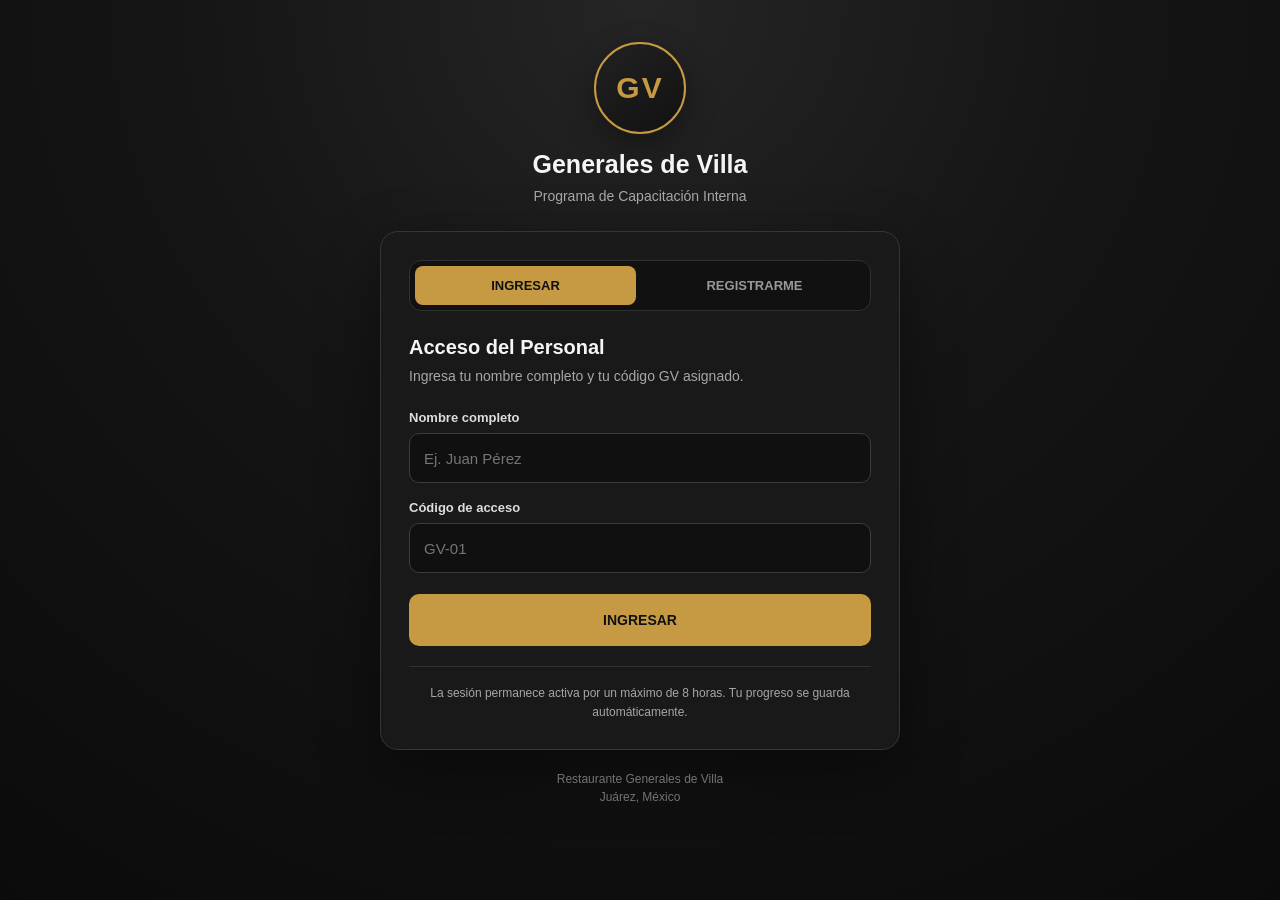
<file: student/lesson.html>
<!DOCTYPE html>
<html lang="es">
<head>
  <meta charset="UTF-8" />
  <link rel="icon" type="image/svg+xml" href="./favicon.svg" />
  <link rel="shortcut icon" href="./favicon.svg" />
  <meta
    name="viewport"
    content="width=device-width, initial-scale=1.0"
  />

  <title>
    Lección | Generales de Villa
  </title>

  <style>
    * {
      box-sizing: border-box;
      margin: 0;
      padding: 0;
    }

    :root {
      --bg: #0d0d0d;
      --panel: #181818;
      --panel-2: #202020;
      --border: #343434;
      --text: #f4f4f4;
      --muted: #a3a3a3;
      --gold: #c59a43;
      --gold-hover: #ddb05b;
      --green: #4caf50;
      --red: #d9534f;
    }

    body {
      min-height: 100vh;
      font-family: Arial, Helvetica, sans-serif;
      background:
        linear-gradient(
          180deg,
          #171717 0,
          #0b0b0b 320px
        );
      color: var(--text);
    }

    .topbar {
      position: sticky;
      top: 0;
      z-index: 100;
      background: rgba(14, 14, 14, 0.96);
      border-bottom: 1px solid var(--border);
      backdrop-filter: blur(10px);
    }

    .topbar-inner {
      width: min(1000px, 100%);
      margin: auto;
      min-height: 70px;
      padding: 10px 20px;
      display: flex;
      align-items: center;
      justify-content: space-between;
      gap: 15px;
    }

    .brand {
      display: flex;
      align-items: center;
      gap: 12px;
    }

    .brand-mark {
      width: 44px;
      height: 44px;
      border: 1.5px solid var(--gold);
      color: var(--gold);
      border-radius: 50%;
      display: flex;
      align-items: center;
      justify-content: center;
      font-weight: 900;
    }

    .brand strong {
      display: block;
      font-size: 15px;
    }

    .brand span {
      display: block;
      margin-top: 3px;
      font-size: 11px;
      color: var(--muted);
    }

    .back-button {
      border: 1px solid #454545;
      background: transparent;
      color: #ddd;
      border-radius: 9px;
      padding: 10px 13px;
      font-weight: 700;
      cursor: pointer;
    }

    .back-button:hover {
      border-color: var(--gold);
    }

    .container {
      width: min(900px, 100%);
      margin: auto;
      padding: 32px 20px 60px;
    }

    .loading {
      min-height: 350px;
      display: flex;
      flex-direction: column;
      justify-content: center;
      align-items: center;
      gap: 16px;
      color: var(--muted);
    }

    .spinner {
      width: 42px;
      height: 42px;
      border: 4px solid #303030;
      border-top-color: var(--gold);
      border-radius: 50%;
      animation: spin 0.8s linear infinite;
    }

    @keyframes spin {
      to {
        transform: rotate(360deg);
      }
    }

    .error-box {
      display: none;
      max-width: 650px;
      margin: 70px auto;
      border: 1px solid rgba(217, 83, 79, 0.4);
      background: rgba(217, 83, 79, 0.1);
      border-radius: 15px;
      padding: 25px;
      text-align: center;
    }

    .error-box h2 {
      font-size: 20px;
      margin-bottom: 10px;
    }

    .error-box p {
      color: #e7b5b3;
      line-height: 1.5;
      margin-bottom: 18px;
    }

    .error-box button {
      border: none;
      background: var(--gold);
      color: #111;
      border-radius: 9px;
      padding: 11px 18px;
      font-weight: 800;
      cursor: pointer;
    }

    #lessonPage {
      display: none;
    }

    .lesson-header {
      margin-bottom: 22px;
    }

    .lesson-module {
      color: var(--gold);
      font-size: 12px;
      font-weight: 900;
      text-transform: uppercase;
      letter-spacing: 0.8px;
      margin-bottom: 8px;
    }

    .lesson-header h1 {
      font-size: clamp(25px, 5vw, 36px);
      line-height: 1.2;
      margin-bottom: 9px;
    }

    .lesson-status {
      color: var(--muted);
      font-size: 13px;
    }

    .content-card {
      background: var(--panel);
      border: 1px solid var(--border);
      border-radius: 16px;
      padding: 30px;
      line-height: 1.7;
      margin-bottom: 22px;
      overflow-wrap: break-word;
    }

    .content-card h1,
    .content-card h2,
    .content-card h3 {
      line-height: 1.3;
      margin-top: 24px;
      margin-bottom: 12px;
    }

    .content-card h1:first-child,
    .content-card h2:first-child,
    .content-card h3:first-child {
      margin-top: 0;
    }

    .content-card p {
      margin-bottom: 14px;
    }

    .content-card ul,
    .content-card ol {
      padding-left: 24px;
      margin-bottom: 16px;
    }

    .content-card li {
      margin-bottom: 7px;
    }

    .content-card table {
      width: 100%;
      border-collapse: collapse;
      margin: 18px 0;
    }

    .content-card th,
    .content-card td {
      border: 1px solid #3e3e3e;
      padding: 9px;
      text-align: left;
    }

    .content-card img {
      max-width: 100%;
      height: auto;
      border-radius: 8px;
    }

    .actions {
      display: flex;
      gap: 12px;
      justify-content: space-between;
      flex-wrap: wrap;
    }

    .secondary-button,
    .primary-button {
      min-height: 48px;
      border-radius: 10px;
      padding: 0 18px;
      font-weight: 900;
      cursor: pointer;
      font-size: 13px;
    }

    .secondary-button {
      border: 1px solid #444;
      background: #1d1d1d;
      color: #eee;
    }

    .primary-button {
      border: none;
      background: var(--gold);
      color: #111;
      margin-left: auto;
    }

    .primary-button:hover {
      background: var(--gold-hover);
    }

    .primary-button:disabled {
      cursor: not-allowed;
      opacity: 0.6;
    }

    .completed-box {
      display: none;
      margin-bottom: 18px;
      padding: 13px 15px;
      border: 1px solid rgba(76, 175, 80, 0.35);
      background: rgba(76, 175, 80, 0.1);
      color: #b9e9bb;
      border-radius: 10px;
      font-size: 13px;
    }

    @media (max-width: 600px) {
      .topbar-inner {
        padding: 10px 14px;
      }

      .brand span {
        display: none;
      }

      .container {
        padding: 24px 14px 45px;
      }

      .content-card {
        padding: 21px 17px;
      }

      .actions {
        flex-direction: column;
      }

      .secondary-button,
      .primary-button {
        width: 100%;
        margin-left: 0;
      }
    }
  </style>
</head>

<body>

  <header class="topbar">
    <div class="topbar-inner">

      <div class="brand">
        <div class="brand-mark">
          GV
        </div>

        <div>
          <strong>
            Generales de Villa
          </strong>

          <span>
            Capacitación Interna
          </span>
        </div>
      </div>

      <button
        id="backTopButton"
        class="back-button"
        type="button"
      >
        Mi capacitación
      </button>

    </div>
  </header>


  <main class="container">

    <section
      id="loadingScreen"
      class="loading"
    >
      <div class="spinner"></div>

      <div>
        Cargando lección...
      </div>
    </section>


    <section
      id="errorBox"
      class="error-box"
    >
      <h2>
        No fue posible abrir esta lección
      </h2>

      <p id="errorText">
        Intenta nuevamente.
      </p>

      <button
        id="errorButton"
        type="button"
      >
        VOLVER
      </button>
    </section>


    <section id="lessonPage">

      <header class="lesson-header">

        <div
          id="moduleLabel"
          class="lesson-module"
        >
          Lección
        </div>

        <h1 id="lessonTitle">
          Lección
        </h1>

        <div
          id="lessonStatus"
          class="lesson-status"
        ></div>

      </header>


      <div
        id="completedBox"
        class="completed-box"
      >
        Esta lección ya está completada.
        Puedes repasarla cuando quieras.
      </div>


      <article
        id="lessonContent"
        class="content-card"
      ></article>


      <div class="actions">

        <button
          id="dashboardButton"
          class="secondary-button"
          type="button"
        >
          VOLVER AL CURSO
        </button>


        <button
          id="completeButton"
          class="primary-button"
          type="button"
        >
          COMPLETAR LECCIÓN
        </button>

      </div>

    </section>

  </main>


  <script>

    // =====================================================
    // CONFIGURACION
    // =====================================================

    const EDGE_BASE_URL =
      "https://gjpzelljjuvcawdphdwf.supabase.co/functions/v1";

    const LESSON_URL =
      `${EDGE_BASE_URL}/employee-lesson`;

    const COMPLETE_URL =
      `${EDGE_BASE_URL}/employee-complete-lesson`;

    const SESSION_KEY =
      "gv_employee_session";


    // =====================================================
    // ELEMENTOS
    // =====================================================

    const loadingScreen =
      document.getElementById("loadingScreen");

    const errorBox =
      document.getElementById("errorBox");

    const errorText =
      document.getElementById("errorText");

    const lessonPage =
      document.getElementById("lessonPage");

    const moduleLabel =
      document.getElementById("moduleLabel");

    const lessonTitle =
      document.getElementById("lessonTitle");

    const lessonStatus =
      document.getElementById("lessonStatus");

    const lessonContent =
      document.getElementById("lessonContent");

    const completeButton =
      document.getElementById("completeButton");

    const completedBox =
      document.getElementById("completedBox");


    // =====================================================
    // ESTADO
    // =====================================================

    let currentLessonId = null;
    let currentLesson = null;


    // =====================================================
    // UTILIDADES
    // =====================================================

    function getToken() {
      return localStorage.getItem(
        SESSION_KEY
      );
    }


    function clearSession() {
      localStorage.removeItem(
        SESSION_KEY
      );

      localStorage.removeItem(
        "gv_employee_session_expires"
      );
    }


    function goToLogin() {
      window.location.href =
        "./index.html";
    }


    function goToDashboard() {
      window.location.href =
        "./dashboard.html";
    }


    function getLessonIdFromUrl() {

      const params =
        new URLSearchParams(
          window.location.search
        );

      return params.get("id");
    }


    function normalizeStatus(
      value
    ) {
      return String(
        value ?? ""
      )
        .trim()
        .toLowerCase();
    }


    function setError(
      message
    ) {

      loadingScreen.style.display =
        "none";

      lessonPage.style.display =
        "none";

      errorBox.style.display =
        "block";

      errorText.textContent =
        message ||
        "No fue posible cargar la lección.";
    }


    // =====================================================
    // MOSTRAR LECCION
    // =====================================================

    function renderLesson(
      data
    ) {

      const lesson =
        data.lesson ||
        data.data?.lesson ||
        data;


      currentLesson =
        lesson;


      const title =
        lesson.title ??
        lesson.lesson_title ??
        "Lección";


      const moduleNumber =
        lesson.module_position ??
        lesson.module_number ??
        lesson.module?.position ??
        lesson.module?.number ??
        "";


      const lessonNumber =
        lesson.position ??
        lesson.lesson_number ??
        lesson.number ??
        "";


      const status =
        normalizeStatus(
          lesson.status
        );


      const content =
        lesson.content_html ??
        lesson.content ??
        lesson.html ??
        "";


      lessonTitle.textContent =
        title;


      if (
        moduleNumber &&
        lessonNumber
      ) {

        moduleLabel.textContent =
          `Módulo ${moduleNumber} · Lección ${moduleNumber}.${lessonNumber}`;

      } else if (
        lessonNumber
      ) {

        moduleLabel.textContent =
          `Lección ${lessonNumber}`;

      } else {

        moduleLabel.textContent =
          "Contenido de capacitación";

      }


      lessonStatus.textContent =
        status === "completed"
          ? "Lección completada"
          : "Lección disponible";


      lessonContent.innerHTML =
        content ||
        "<p>Esta lección no contiene contenido disponible.</p>";


      if (
        status === "completed"
      ) {

        completedBox.style.display =
          "block";

        completeButton.textContent =
          "VOLVER AL CURSO";

        completeButton.disabled =
          false;

        completeButton.dataset.mode =
          "dashboard";

      } else {

        completedBox.style.display =
          "none";

        completeButton.textContent =
          "COMPLETAR LECCIÓN";

        completeButton.disabled =
          false;

        completeButton.dataset.mode =
          "complete";

      }


      loadingScreen.style.display =
        "none";

      errorBox.style.display =
        "none";

      lessonPage.style.display =
        "block";

    }


    // =====================================================
    // CARGAR LECCION
    // =====================================================

    async function loadLesson() {

      const token =
        getToken();


      if (!token) {

        goToLogin();

        return;

      }


      currentLessonId =
        getLessonIdFromUrl();


      if (!currentLessonId) {

        setError(
          "No se indicó qué lección deseas abrir."
        );

        return;

      }


      try {

        const response =
          await fetch(
            LESSON_URL,
            {
              method: "POST",

              headers: {
                "Content-Type":
                  "application/json"
              },

              body:
                JSON.stringify({
                  session_token:
                    token,

                  lesson_id:
                    currentLessonId
                })
            }
          );


        let data;


        try {

          data =
            await response.json();

        } catch {

          throw new Error(
            "El servidor devolvió una respuesta inválida."
          );

        }


        if (
          response.status === 401 ||
          data.authenticated === false
        ) {

          clearSession();

          goToLogin();

          return;

        }


        if (
          !response.ok ||
          data.success !== true
        ) {

          throw new Error(
            data.message ||
            "No fue posible abrir esta lección."
          );

        }


        renderLesson(
          data
        );


      } catch (error) {

        console.error(
          "employee-lesson:",
          error
        );


        setError(
          error.message ||
          "No fue posible conectar con el servidor."
        );

      }

    }


    // =====================================================
    // COMPLETAR LECCION
    // =====================================================

    async function completeLesson() {

      const mode =
        completeButton.dataset.mode;


      if (
        mode === "dashboard"
      ) {

        goToDashboard();

        return;

      }


      const token =
        getToken();


      if (
        !token ||
        !currentLessonId
      ) {

        goToLogin();

        return;

      }


      completeButton.disabled =
        true;

      completeButton.textContent =
        "GUARDANDO...";


      try {

        const response =
          await fetch(
            COMPLETE_URL,
            {
              method: "POST",

              headers: {
                "Content-Type":
                  "application/json"
              },

              body:
                JSON.stringify({
                  session_token:
                    token,

                  lesson_id:
                    currentLessonId
                })
            }
          );


        let data;


        try {

          data =
            await response.json();

        } catch {

          throw new Error(
            "El servidor devolvió una respuesta inválida."
          );

        }


        if (
          response.status === 401 ||
          data.authenticated === false
        ) {

          clearSession();

          goToLogin();

          return;

        }


        if (
          !response.ok ||
          data.success !== true
        ) {

          throw new Error(
            data.message ||
            "No fue posible completar la lección."
          );

        }


        completedBox.style.display =
          "block";

        lessonStatus.textContent =
          "Lección completada";

        completeButton.disabled =
          false;

        completeButton.textContent =
          "VOLVER AL CURSO";

        completeButton.dataset.mode =
          "dashboard";


      } catch (error) {

        console.error(
          "employee-complete-lesson:",
          error
        );


        completeButton.disabled =
          false;

        completeButton.textContent =
          "COMPLETAR LECCIÓN";


        alert(
          error.message ||
          "No fue posible guardar tu progreso."
        );

      }

    }


    // =====================================================
    // EVENTOS
    // =====================================================

    document
      .getElementById(
        "backTopButton"
      )
      .addEventListener(
        "click",
        goToDashboard
      );


    document
      .getElementById(
        "dashboardButton"
      )
      .addEventListener(
        "click",
        goToDashboard
      );


    document
      .getElementById(
        "errorButton"
      )
      .addEventListener(
        "click",
        goToDashboard
      );


    completeButton.addEventListener(
      "click",
      completeLesson
    );


    // =====================================================
    // INICIO
    // =====================================================

    loadLesson();

  </script>

</body>
</html>
</file>
<file: css/styles.css>
:root {
  --gold: #b88a2b;
  --gold-dark: #8c651c;
  --brown: #24170f;
  --brown-2: #3b271a;
  --cream: #f2e8d5;
  --white: #ffffff;
  --black: #111111;
  --muted: #7d746d;
}

* { box-sizing: border-box; }
html, body { margin: 0; padding: 0; }
body {
  font-family: Arial, Helvetica, sans-serif;
  background: linear-gradient(135deg, var(--brown), var(--brown-2));
  color: var(--black);
  min-height: 100vh;
}

.landing {
  min-height: 100vh;
  display: grid;
  place-items: center;
  padding: 24px;
}

.hero-card {
  width: min(920px, 100%);
  background: rgba(255,255,255,0.97);
  border: 1px solid rgba(184,138,43,0.35);
  border-radius: 24px;
  padding: 42px;
  box-shadow: 0 24px 70px rgba(0,0,0,0.28);
  text-align: center;
}

.brand-mark {
  width: 96px;
  height: 96px;
  margin: 0 auto 18px;
  border-radius: 50%;
  display: grid;
  place-items: center;
  background: var(--brown);
  color: var(--gold);
  border: 3px solid var(--gold);
  font-family: Georgia, 'Times New Roman', serif;
  font-weight: 700;
  font-size: 40px;
  letter-spacing: 1px;
}

.eyebrow {
  margin: 0 0 10px;
  color: var(--gold-dark);
  font-weight: 700;
  letter-spacing: 0.12em;
  font-size: 0.8rem;
}

h1 {
  margin: 0;
  font-family: Georgia, 'Times New Roman', serif;
  font-size: clamp(2rem, 4vw, 3.4rem);
  color: var(--brown);
}

h2 {
  margin: 10px 0 14px;
  color: var(--gold-dark);
  font-size: clamp(1.15rem, 2.5vw, 1.8rem);
}

.lead {
  margin: 0 auto 30px;
  color: var(--muted);
  max-width: 620px;
  line-height: 1.6;
}

.access-grid {
  display: grid;
  grid-template-columns: repeat(2, minmax(0,1fr));
  gap: 18px;
  margin-top: 28px;
}

.access-card {
  text-decoration: none;
  border: 1px solid #e5dccd;
  background: #fffdfa;
  border-radius: 18px;
  padding: 24px;
  color: var(--brown);
  text-align: left;
  transition: transform .18s ease, box-shadow .18s ease, border-color .18s ease;
}

.access-card:hover {
  transform: translateY(-3px);
  box-shadow: 0 12px 28px rgba(0,0,0,.10);
  border-color: var(--gold);
}

.access-card strong,
.access-card small,
.access-label { display: block; }
.access-label {
  color: var(--gold-dark);
  font-size: .75rem;
  font-weight: 800;
  letter-spacing: .08em;
  margin-bottom: 8px;
}
.access-card strong { font-size: 1.15rem; margin-bottom: 6px; }
.access-card small { color: var(--muted); }

.footer-note {
  margin: 30px 0 0;
  font-size: .9rem;
  color: var(--muted);
}

.page-shell {
  min-height: 100vh;
  padding: 24px;
}

.panel {
  width: min(1100px, 100%);
  margin: 0 auto;
  background: rgba(255,255,255,.98);
  border-radius: 22px;
  padding: 28px;
  box-shadow: 0 24px 60px rgba(0,0,0,.24);
}

.form-grid { display: grid; gap: 14px; }
label { font-weight: 700; color: var(--brown); }
input {
  width: 100%;
  padding: 13px 14px;
  border-radius: 12px;
  border: 1px solid #cfc5b6;
  font: inherit;
}
button, .button {
  display: inline-block;
  border: 0;
  border-radius: 12px;
  padding: 13px 18px;
  background: var(--gold);
  color: var(--white);
  font-weight: 800;
  cursor: pointer;
  text-decoration: none;
}
.button.secondary { background: var(--brown); }

.topbar {
  display: flex;
  align-items: center;
  justify-content: space-between;
  gap: 16px;
  margin-bottom: 24px;
}

.module-list { display: grid; gap: 14px; }
.module-card {
  border: 1px solid #e3d9ca;
  border-radius: 16px;
  padding: 18px;
  background: #fffdf9;
}
.module-card.locked { opacity: .55; }
.status { font-weight: 800; }
.status.ok { color: #2d6b36; }
.status.locked { color: #8b6d52; }
.status.warn { color: #9a5d00; }

@media (max-width: 720px) {
  .hero-card { padding: 28px 20px; }
  .access-grid { grid-template-columns: 1fr; }
  .topbar { align-items: flex-start; flex-direction: column; }
  .panel { padding: 20px; }
}
</file>
